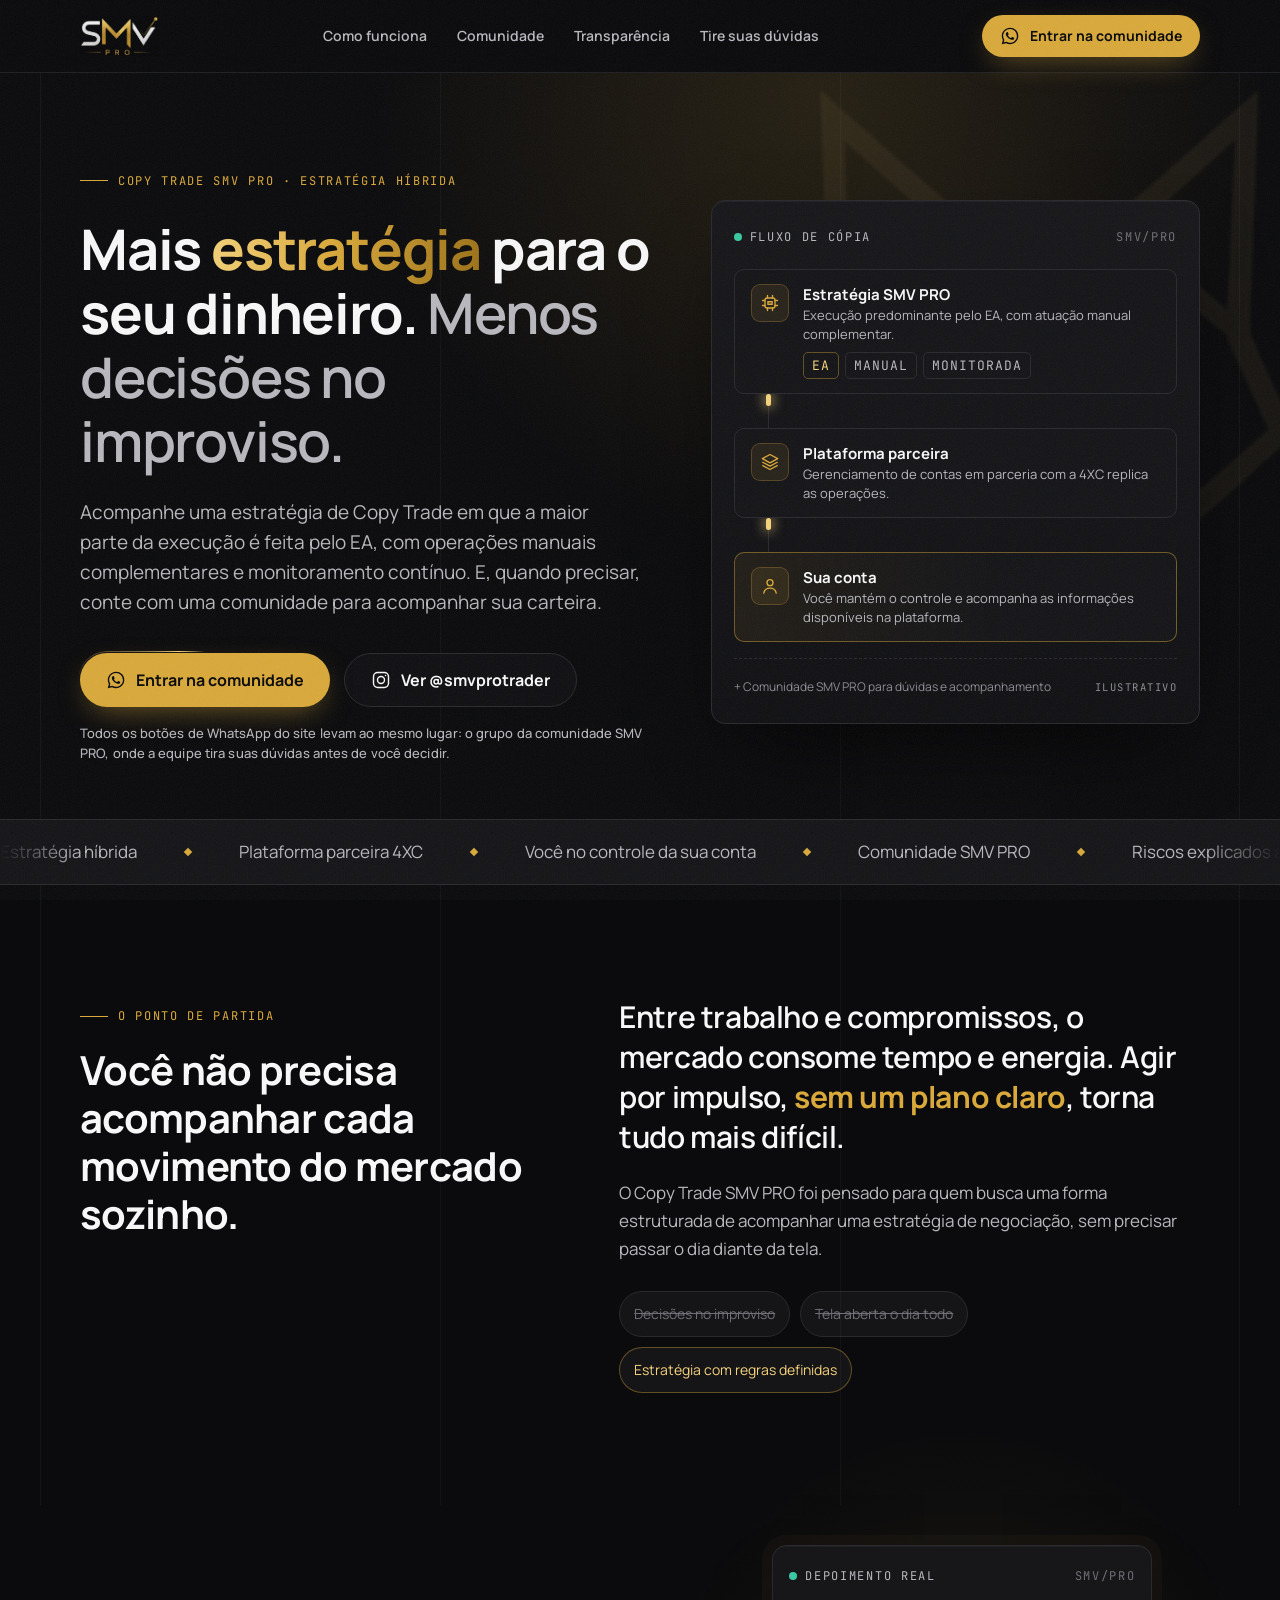
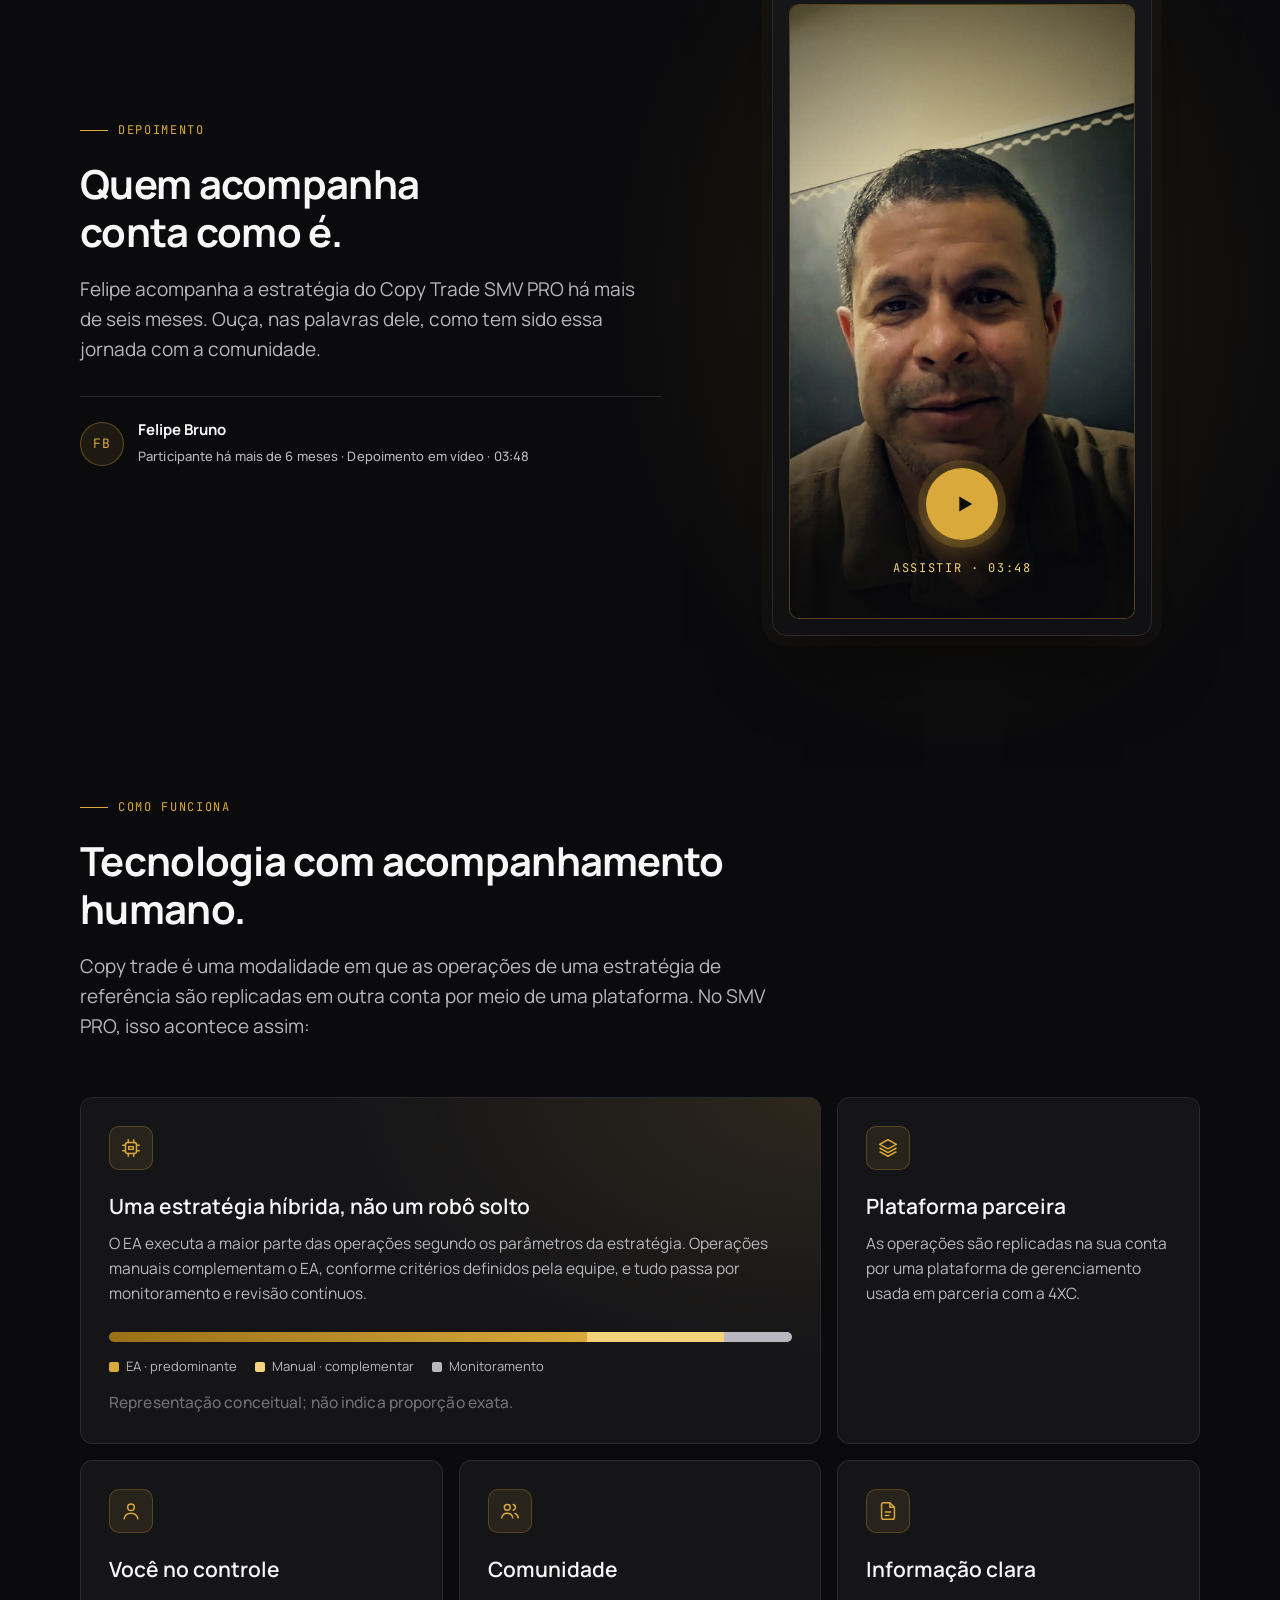
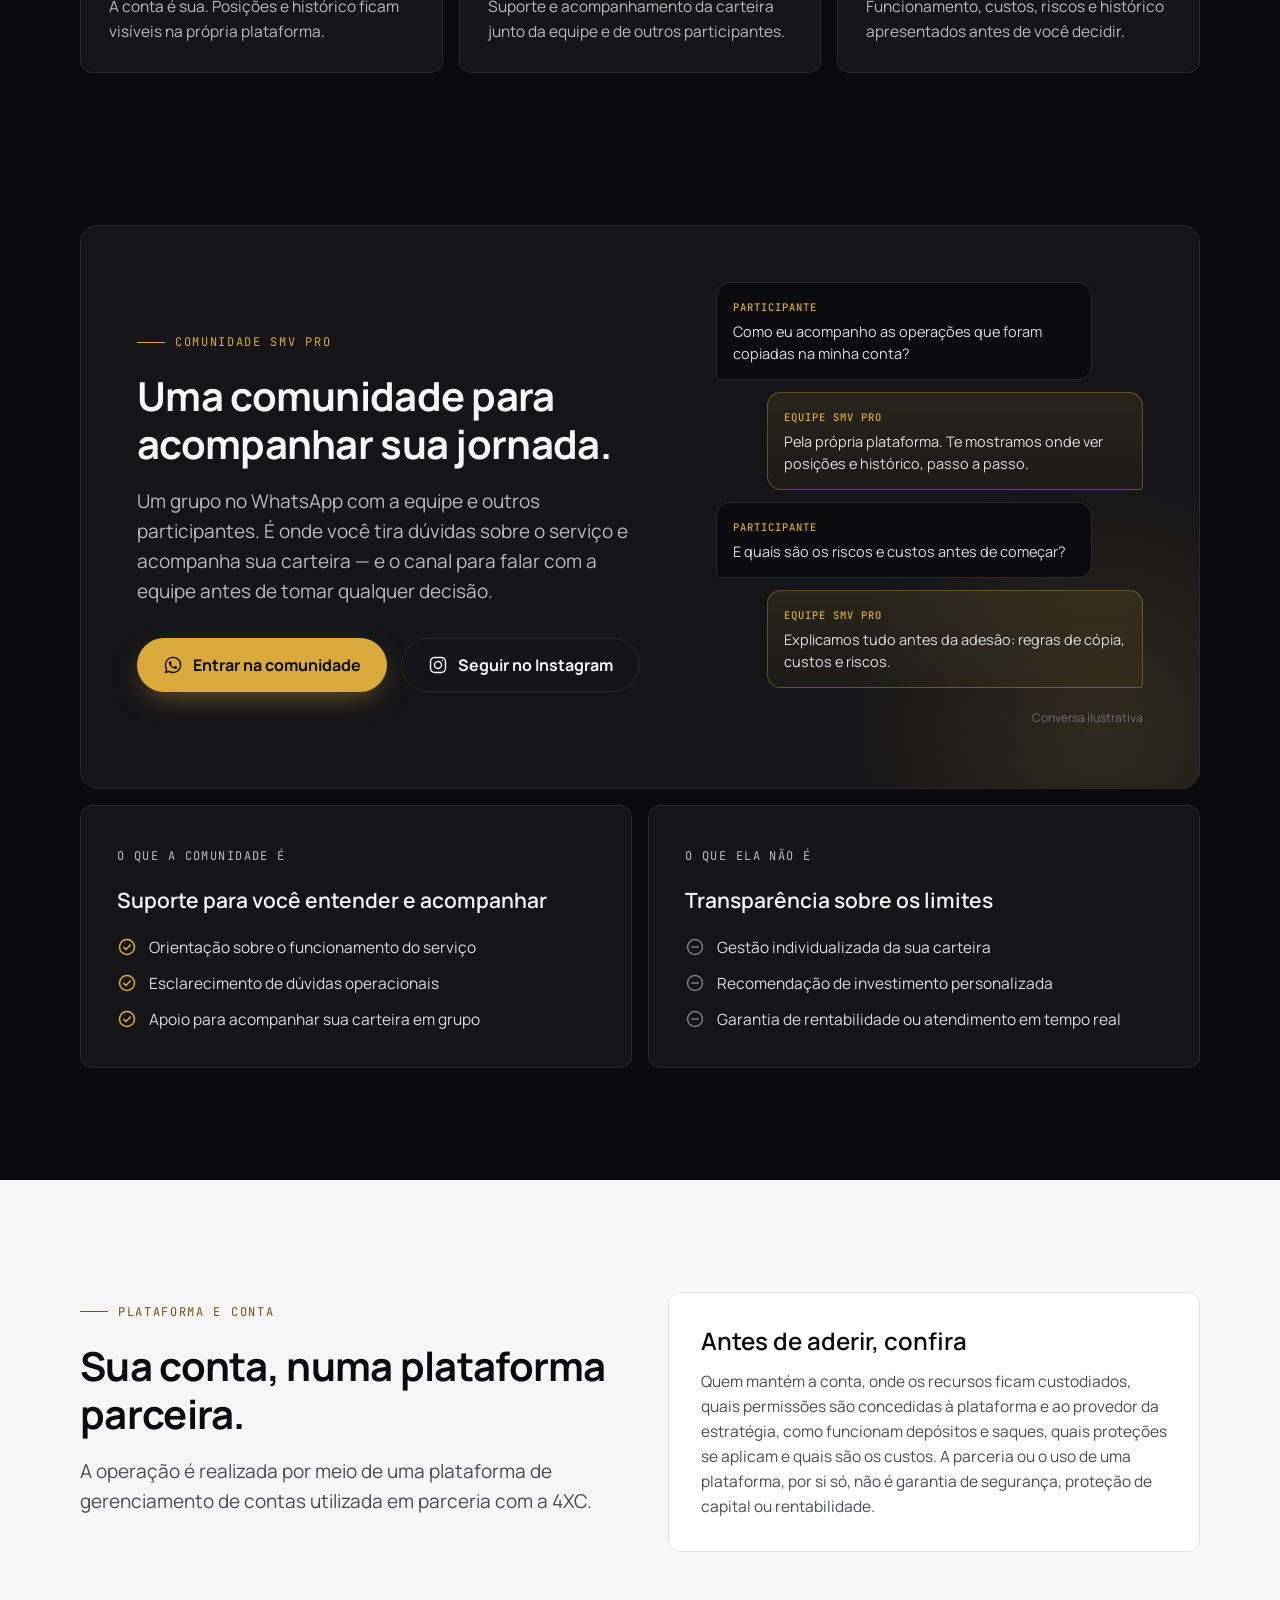
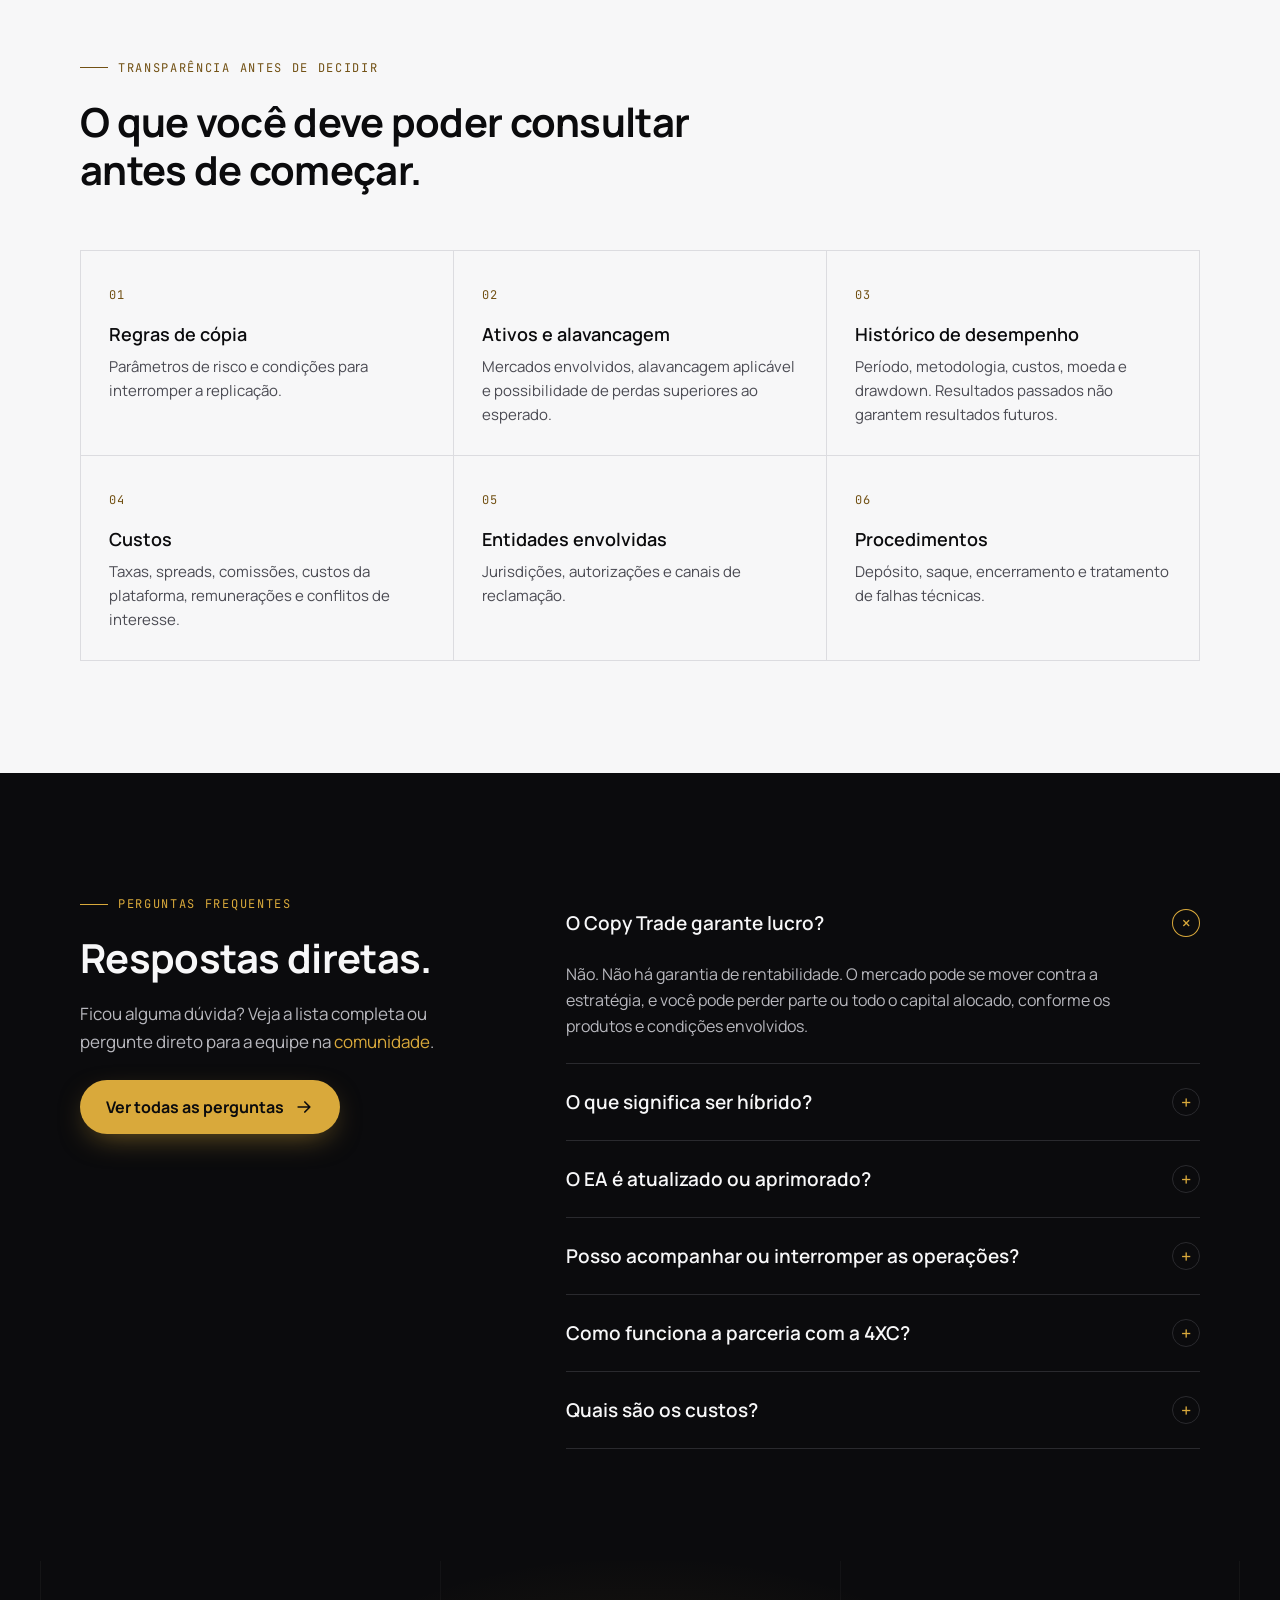
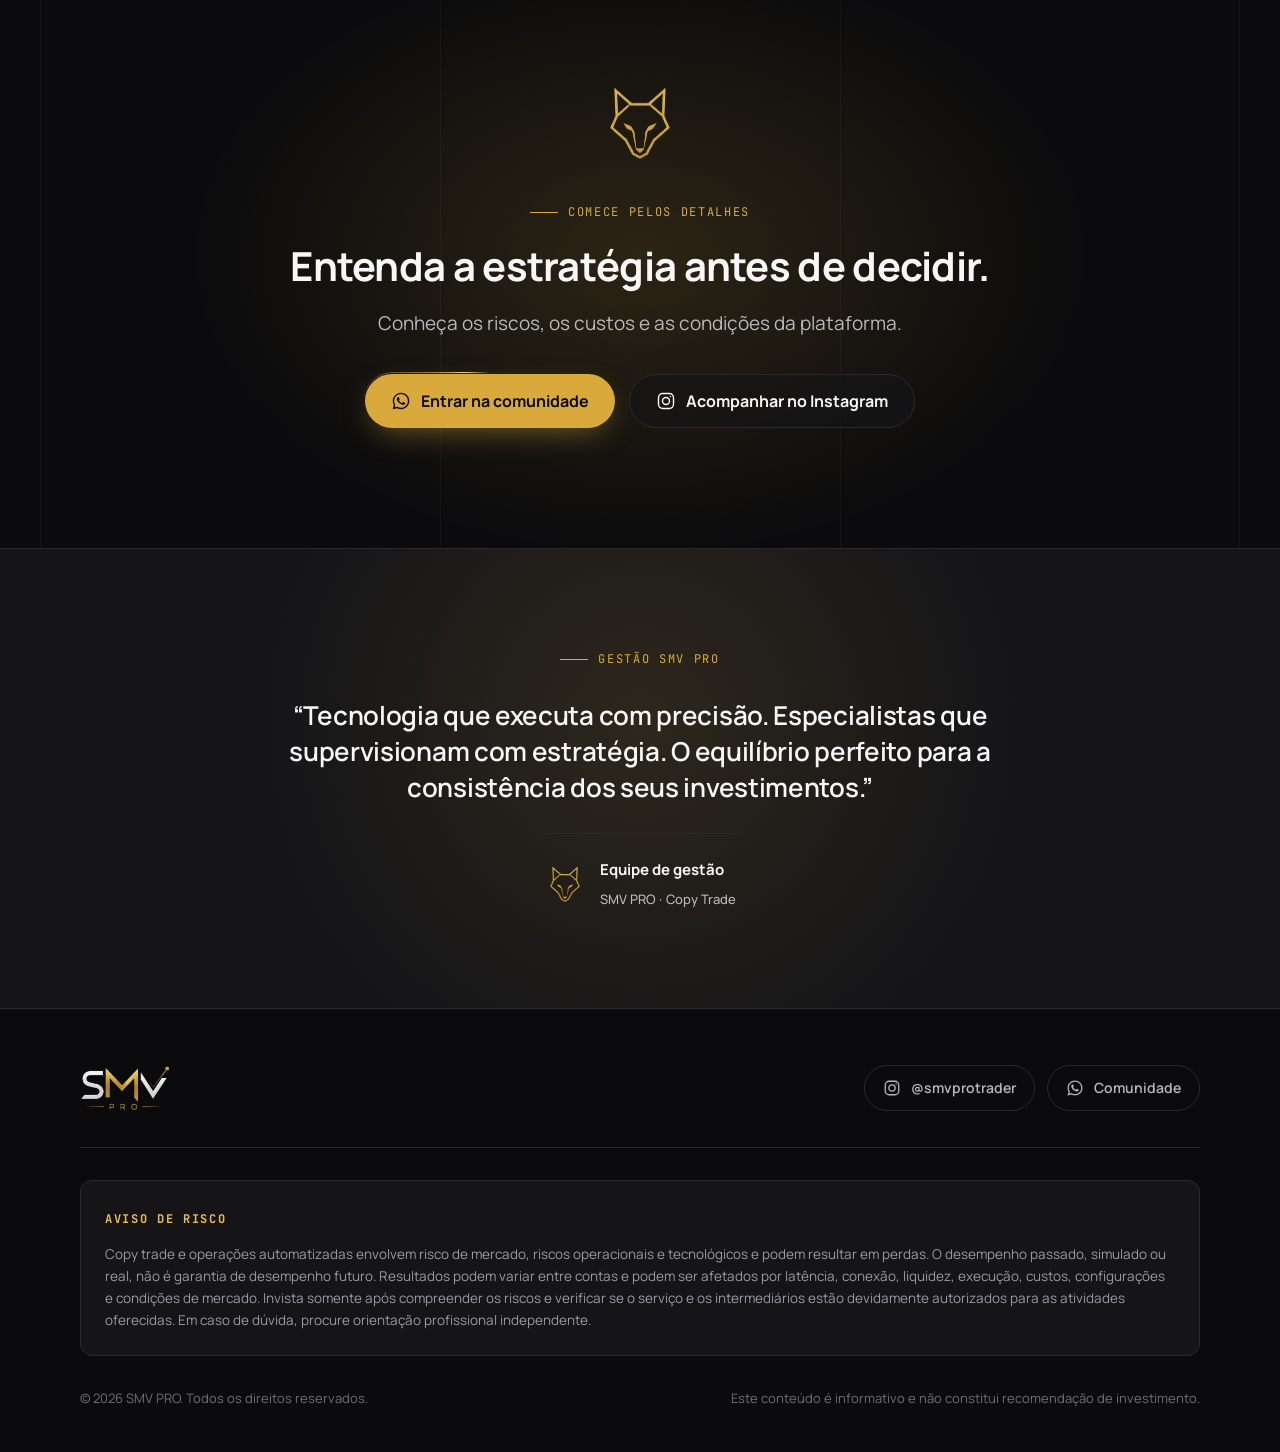
<file: index.html>
<!doctype html>
<html lang="pt-BR">
<head>
<meta charset="utf-8">
<meta name="viewport" content="width=device-width, initial-scale=1">
<!-- Google tag (gtag.js) -->
<script async src="https://www.googletagmanager.com/gtag/js?id=G-8S5M5E51H1"></script>
<script>
  window.dataLayer = window.dataLayer || [];
  function gtag(){dataLayer.push(arguments);}
  gtag('js', new Date());

  gtag('config', 'G-8S5M5E51H1');
</script>
<title>Copy Trade SMV PRO — Estratégia híbrida com comunidade</title>
<meta name="description" content="Copy Trade SMV PRO: estratégia híbrida com execução predominantemente automatizada pelo EA, operações manuais complementares, monitoramento contínuo e uma comunidade para acompanhar sua carteira.">
<meta name="theme-color" content="#0B0B0D">
<meta property="og:title" content="Copy Trade SMV PRO">
<meta property="og:description" content="Mais estratégia para o seu dinheiro. Menos decisões no improviso.">
<meta property="og:image" content="assets/logo-smv-pro.jpg">
<link rel="icon" href="favicon.ico" sizes="any">
<link rel="apple-touch-icon" href="assets/apple-touch-icon.png">
<link rel="stylesheet" href="css/styles.css">
<link rel="preconnect" href="https://fonts.googleapis.com">
<link rel="preconnect" href="https://fonts.gstatic.com" crossorigin>
<link href="https://fonts.googleapis.com/css2?family=Manrope:wght@400;500;600;700;800&family=JetBrains+Mono:wght@400;500&display=swap" rel="stylesheet">
<!--
  VIBE: "Cofre Noturno"
  Referência: a mesa de operações de um private bank às 23h — luz baixa, metal escovado, silêncio.
  Emoção: Confiança.  Colisão: arte geométrica da raposa (linha dourada) + terminal de mercado (tipografia mono).
  Nunca parecer: projeto cripto, promessa de dinheiro fácil, banco tradicional.
  Assinatura: pulsos dourados percorrendo o fluxo de cópia (Estratégia → Plataforma → Sua conta).
  Curinga: a raposa geométrica aparece em linha fina, como marca d'água que "observa" a página.
-->
</head>
<body>

<!-- SVG sprite -->
<svg width="0" height="0" style="position:absolute" aria-hidden="true">
  <symbol id="i-wa" viewBox="0 0 24 24"><path fill="currentColor" d="M12.04 2C6.58 2 2.13 6.45 2.13 11.91c0 1.75.46 3.45 1.32 4.95L2.05 22l5.25-1.38a9.9 9.9 0 0 0 4.74 1.21h.01c5.46 0 9.91-4.45 9.91-9.91 0-2.65-1.03-5.14-2.9-7.01A9.83 9.83 0 0 0 12.04 2Zm0 18.15h-.01a8.2 8.2 0 0 1-4.19-1.15l-.3-.18-3.11.82.83-3.04-.2-.31a8.2 8.2 0 0 1-1.26-4.38c0-4.54 3.7-8.23 8.24-8.23 2.2 0 4.27.86 5.82 2.42a8.18 8.18 0 0 1 2.41 5.82c0 4.54-3.7 8.23-8.23 8.23Zm4.52-6.16c-.25-.12-1.47-.72-1.69-.81-.23-.08-.39-.12-.56.12-.16.25-.64.81-.79.97-.14.17-.29.19-.54.06-.25-.12-1.05-.39-1.99-1.23-.74-.66-1.23-1.47-1.38-1.72-.14-.25-.02-.38.11-.5.11-.11.25-.29.37-.43.12-.15.17-.25.25-.41.08-.17.04-.31-.02-.43-.06-.13-.56-1.35-.76-1.84-.2-.48-.41-.42-.56-.43h-.48a.92.92 0 0 0-.67.31c-.23.25-.87.85-.87 2.07 0 1.22.89 2.4 1.01 2.56.12.17 1.75 2.67 4.24 3.74.59.26 1.05.41 1.41.52.59.19 1.13.16 1.56.1.48-.07 1.47-.6 1.67-1.18.21-.58.21-1.07.15-1.18-.06-.1-.23-.16-.48-.29Z"/></symbol>
  <symbol id="i-ig" viewBox="0 0 24 24"><g fill="none" stroke="currentColor" stroke-width="1.7"><rect x="3" y="3" width="18" height="18" rx="5"/><circle cx="12" cy="12" r="4.2"/><circle cx="17.4" cy="6.6" r=".9" fill="currentColor" stroke="none"/></g></symbol>
  <symbol id="i-arrow" viewBox="0 0 24 24"><path fill="none" stroke="currentColor" stroke-width="2" stroke-linecap="round" stroke-linejoin="round" d="M5 12h14M13 6l6 6-6 6"/></symbol>
  <symbol id="i-chip" viewBox="0 0 24 24"><g fill="none" stroke="currentColor" stroke-width="1.6" stroke-linecap="round"><rect x="6" y="6" width="12" height="12" rx="2.5"/><path d="M9.5 10.5h5v3h-5zM9 3v3M15 3v3M9 18v3M15 18v3M3 9h3M3 15h3M18 9h3M18 15h3"/></g></symbol>
  <symbol id="i-hand" viewBox="0 0 24 24"><g fill="none" stroke="currentColor" stroke-width="1.6" stroke-linecap="round" stroke-linejoin="round"><path d="M8 13V5.5a1.5 1.5 0 0 1 3 0V11M11 10.5V4.5a1.5 1.5 0 0 1 3 0v6M14 10.5V6a1.5 1.5 0 0 1 3 0v7.5c0 4-2.5 7-6.5 7-2.6 0-4-1.3-5.4-3.3L3.4 14.6a1.5 1.5 0 0 1 2.4-1.8L8 15"/></g></symbol>
  <symbol id="i-radar" viewBox="0 0 24 24"><g fill="none" stroke="currentColor" stroke-width="1.6" stroke-linecap="round"><circle cx="12" cy="12" r="9"/><circle cx="12" cy="12" r="5"/><path d="M12 12 18.4 5.6"/><circle cx="12" cy="12" r="1.2" fill="currentColor"/></g></symbol>
  <symbol id="i-users" viewBox="0 0 24 24"><g fill="none" stroke="currentColor" stroke-width="1.6" stroke-linecap="round"><circle cx="9" cy="8" r="3.2"/><path d="M3 19.5c.6-3.2 3-5 6-5s5.4 1.8 6 5"/><path d="M15.5 4.9a3.2 3.2 0 0 1 0 6.2M17.5 14.7c1.9.6 3.1 2.3 3.5 4.8"/></g></symbol>
  <symbol id="i-layers" viewBox="0 0 24 24"><g fill="none" stroke="currentColor" stroke-width="1.6" stroke-linejoin="round"><path d="M12 3 2.8 8 12 13l9.2-5L12 3Z"/><path d="m2.8 12 9.2 5 9.2-5M2.8 16l9.2 5 9.2-5"/></g></symbol>
  <symbol id="i-doc" viewBox="0 0 24 24"><g fill="none" stroke="currentColor" stroke-width="1.6" stroke-linecap="round" stroke-linejoin="round"><path d="M14 3H7a2 2 0 0 0-2 2v14a2 2 0 0 0 2 2h10a2 2 0 0 0 2-2V8l-5-5Z"/><path d="M14 3v5h5M9 13h6M9 17h4"/></g></symbol>
  <symbol id="i-user" viewBox="0 0 24 24"><g fill="none" stroke="currentColor" stroke-width="1.6" stroke-linecap="round"><circle cx="12" cy="8" r="3.6"/><path d="M4.5 20.5c.8-3.8 3.7-6 7.5-6s6.7 2.2 7.5 6"/></g></symbol>
  <symbol id="i-check" viewBox="0 0 24 24"><g fill="none" stroke="currentColor" stroke-width="1.8" stroke-linecap="round" stroke-linejoin="round"><circle cx="12" cy="12" r="9"/><path d="m8 12.3 2.7 2.7L16 9.6"/></g></symbol>
  <symbol id="i-minus" viewBox="0 0 24 24"><g fill="none" stroke="currentColor" stroke-width="1.8" stroke-linecap="round"><circle cx="12" cy="12" r="9"/><path d="M8 12h8"/></g></symbol>
  <symbol id="i-alert" viewBox="0 0 24 24"><g fill="none" stroke="currentColor" stroke-width="1.8" stroke-linecap="round"><path d="M12 3 2 20h20L12 3Z" stroke-linejoin="round"/><path d="M12 10v4.5M12 17.4v.1"/></g></symbol>
</svg>

<header class="nav" data-section="nav">
  <div class="wrap">
    <a class="brand" href="#topo" aria-label="SMV PRO — início"><img src="assets/logo-smv-pro.jpg" alt="SMV PRO" width="120" height="61"></a>
    <ul>
      <li><a href="#como-funciona">Como funciona</a></li>
      <li><a href="#comunidade">Comunidade</a></li>
      <li><a href="#transparencia">Transparência</a></li>
      <li><a href="faq">Tire suas dúvidas</a></li>
    </ul>
    <a class="btn btn-gold" href="https://chat.whatsapp.com/ECbBBKMobC15VnxsKSxElW?s=cl&amp;p=i&amp;mlu=4&amp;ilr=4" target="_blank" rel="noopener" aria-label="Entrar na comunidade no WhatsApp"><svg><use href="#i-wa"/></svg><span>Entrar na comunidade</span></a>
  </div>
</header>

<main id="topo">
<!-- HERO -->
<section class="hero" data-section="hero">
  <div class="gridlines"></div>
  <img class="fox-mark" src="assets/fox.png" alt="" aria-hidden="true">
  <div class="wrap hero-grid">
    <div>
      <span class="mono eyebrow rv">Copy Trade SMV PRO · Estratégia híbrida</span>
      <h1 class="rv d1" style="margin-top:22px">Mais <em>estratégia</em> para o seu dinheiro. <span class="dim">Menos decisões no improviso.</span></h1>
      <p class="lead rv d2">Acompanhe uma estratégia de Copy Trade em que a maior parte da execução é feita pelo EA, com operações manuais complementares e monitoramento contínuo. E, quando precisar, conte com uma comunidade para acompanhar sua carteira.</p>
      <div class="cta-row rv d3">
        <a class="btn btn-gold beam" href="https://chat.whatsapp.com/ECbBBKMobC15VnxsKSxElW?s=cl&amp;p=i&amp;mlu=4&amp;ilr=4" target="_blank" rel="noopener"><svg><use href="#i-wa"/></svg>Entrar na comunidade</a>
        <a class="btn btn-ghost" href="https://www.instagram.com/smvprotrader/" target="_blank" rel="noopener"><svg><use href="#i-ig"/></svg>Ver @smvprotrader</a>
      </div>
      <p class="small muted rv d3" style="margin-top:16px">Todos os botões de WhatsApp do site levam ao mesmo lugar: o grupo da comunidade SMV PRO, onde a equipe tira suas dúvidas antes de você decidir.</p>
    </div>

    <div class="terminal rv d2" aria-label="Como a cópia das operações acontece">
      <div class="term-head"><span class="mono"><span class="dot"></span>Fluxo de cópia</span><span class="mono" style="color:#6f6f76">SMV/PRO</span></div>
      <div class="flow">
        <div class="node">
          <div class="ic"><svg><use href="#i-chip"/></svg></div>
          <div><b>Estratégia SMV PRO</b><span>Execução predominante pelo EA, com atuação manual complementar.</span>
            <div class="tags"><span class="tag g">EA</span><span class="tag">Manual</span><span class="tag">Monitorada</span></div></div>
        </div>
        <div class="link"><i></i></div>
        <div class="node">
          <div class="ic"><svg><use href="#i-layers"/></svg></div>
          <div><b>Plataforma parceira</b><span>Gerenciamento de contas em parceria com a 4XC replica as operações.</span></div>
        </div>
        <div class="link"><i></i></div>
        <div class="node you">
          <div class="ic"><svg><use href="#i-user"/></svg></div>
          <div><b>Sua conta</b><span>Você mantém o controle e acompanha as informações disponíveis na plataforma.</span></div>
        </div>
      </div>
      <div class="term-foot"><span>+ Comunidade SMV PRO para dúvidas e acompanhamento</span><span class="mono" style="font-size:10.5px">Ilustrativo</span></div>
    </div>
  </div>
</section>

<div class="marquee" aria-hidden="true">
  <div class="track">
    <span>Estratégia híbrida</span><span>Plataforma parceira 4XC</span><span>Você no controle da sua conta</span><span>Comunidade SMV PRO</span><span>Riscos explicados antes de decidir</span>
    <span>Estratégia híbrida</span><span>Plataforma parceira 4XC</span><span>Você no controle da sua conta</span><span>Comunidade SMV PRO</span><span>Riscos explicados antes de decidir</span>
  </div>
</div>

<!-- PROBLEM -->
<section class="sec" data-section="problema">
  <div class="gridlines"></div>
  <div class="wrap problem">
    <div class="rv">
      <span class="mono eyebrow">O ponto de partida</span>
      <h2 style="margin-top:16px">Você não precisa acompanhar cada movimento do mercado sozinho.</h2>
    </div>
    <div class="rv d1">
      <p class="big">Entre trabalho e compromissos, o mercado consome tempo e energia. Agir por impulso, <span class="gold">sem um plano claro</span>, torna tudo mais difícil.</p>
      <p class="muted" style="margin-top:22px">O Copy Trade SMV PRO foi pensado para quem busca uma forma estruturada de acompanhar uma estratégia de negociação, sem precisar passar o dia diante da tela.</p>
      <div class="pill-list">
        <span class="pill"><s>Decisões no improviso</s></span>
        <span class="pill"><s>Tela aberta o dia todo</s></span>
        <span class="pill" style="color:var(--champagne);border-color:rgba(217,169,59,.4)">Estratégia com regras definidas</span>
      </div>
    </div>
  </div>
</section>

<!-- TESTIMONIAL -->
<section class="sec" id="depoimento" data-section="depoimento" style="padding-top:40px">
  <div class="wrap testimonial">
    <div class="rv">
      <span class="mono eyebrow">Depoimento</span>
      <h2 style="margin:16px 0 18px">Quem acompanha conta como é.</h2>
      <p class="lead">Felipe acompanha a estratégia do Copy Trade SMV PRO há mais de seis meses. Ouça, nas palavras dele, como tem sido essa jornada com a comunidade.</p>
      <div class="t-meta">
        <span class="t-avatar">FB</span>
        <div><b>Felipe Bruno</b><span class="small muted">Participante há mais de 6 meses · Depoimento em vídeo · 03:48</span></div>
      </div>
    </div>

    <figure class="t-video rv d1">
      <div class="term-head"><span class="mono"><span class="dot"></span>Depoimento real</span><span class="mono" style="color:#6f6f76">SMV/PRO</span></div>
      <div class="t-frame">
        <video id="t-vid" data-title="Depoimento Felipe Bruno" src="assets/video/depoimento-smv-pro.mp4" poster="assets/video/depoimento-poster.jpg" preload="none" playsinline></video>
        <button class="t-play" type="button" aria-label="Assistir ao depoimento de Felipe Bruno"><span><svg viewBox="0 0 24 24"><path fill="currentColor" d="M8 5.5v13l11-6.5-11-6.5Z"/></svg></span><em class="mono">Assistir · 03:48</em></button>
      </div>
    </figure>
  </div>
</section>

<!-- HOW IT WORKS -->
<section class="sec" id="como-funciona" data-section="como_funciona" style="padding-top:40px">
  <div class="wrap">
    <div class="sec-head rv">
      <span class="mono eyebrow">Como funciona</span>
      <h2>Tecnologia com acompanhamento humano.</h2>
      <p class="lead">Copy trade é uma modalidade em que as operações de uma estratégia de referência são replicadas em outra conta por meio de uma plataforma. No SMV PRO, isso acontece assim:</p>
    </div>
    <div class="bento">
      <article class="card c-a rv">
        <div class="ic"><svg><use href="#i-chip"/></svg></div>
        <h3>Uma estratégia híbrida, não um robô solto</h3>
        <p>O EA executa a maior parte das operações segundo os parâmetros da estratégia. Operações manuais complementam o EA, conforme critérios definidos pela equipe, e tudo passa por monitoramento e revisão contínuos.</p>
        <div class="split-bar" aria-hidden="true"><i class="ea"></i><i class="mn"></i><i class="mo"></i></div>
        <div class="legend"><span><b style="background:var(--gold)"></b>EA · predominante</span><span><b style="background:var(--champagne)"></b>Manual · complementar</span><span><b style="background:var(--steel)"></b>Monitoramento</span></div>
        <p class="small" style="color:#6f6f76;margin-top:10px">Representação conceitual; não indica proporção exata.</p>
      </article>
      <article class="card c-b rv d1">
        <div class="ic"><svg><use href="#i-layers"/></svg></div>
        <h3>Plataforma parceira</h3>
        <p>As operações são replicadas na sua conta por uma plataforma de gerenciamento usada em parceria com a 4XC.</p>
      </article>
      <article class="card c-c rv">
        <div class="ic"><svg><use href="#i-user"/></svg></div>
        <h3>Você no controle</h3>
        <p>A conta é sua. Posições e histórico ficam visíveis na própria plataforma.</p>
      </article>
      <article class="card c-d rv d1">
        <div class="ic"><svg><use href="#i-users"/></svg></div>
        <h3>Comunidade</h3>
        <p>Suporte e acompanhamento da carteira junto da equipe e de outros participantes.</p>
      </article>
      <article class="card c-e rv d2">
        <div class="ic"><svg><use href="#i-doc"/></svg></div>
        <h3>Informação clara</h3>
        <p>Funcionamento, custos, riscos e histórico apresentados antes de você decidir.</p>
      </article>
    </div>
  </div>
</section>

<!-- COMMUNITY -->
<section class="sec" id="comunidade" data-section="comunidade" style="padding-top:40px">
  <div class="wrap">
    <div class="community rv">
      <div style="position:relative">
        <span class="mono eyebrow">Comunidade SMV PRO</span>
        <h2 style="margin:16px 0 18px">Uma comunidade para acompanhar sua jornada.</h2>
        <p class="lead">Um grupo no WhatsApp com a equipe e outros participantes. É onde você tira dúvidas sobre o serviço e acompanha sua carteira — e o canal para falar com a equipe antes de tomar qualquer decisão.</p>
        <div class="cta-row" style="margin-top:32px">
          <a class="btn btn-gold" href="https://chat.whatsapp.com/ECbBBKMobC15VnxsKSxElW?s=cl&amp;p=i&amp;mlu=4&amp;ilr=4" target="_blank" rel="noopener"><svg><use href="#i-wa"/></svg>Entrar na comunidade</a>
          <a class="btn btn-ghost" href="https://www.instagram.com/smvprotrader/" target="_blank" rel="noopener"><svg><use href="#i-ig"/></svg>Seguir no Instagram</a>
        </div>
      </div>
      <div class="chat" aria-hidden="true">
        <div class="bubble"><small>Participante</small>Como eu acompanho as operações que foram copiadas na minha conta?</div>
        <div class="bubble r"><small>Equipe SMV PRO</small>Pela própria plataforma. Te mostramos onde ver posições e histórico, passo a passo.</div>
        <div class="bubble"><small>Participante</small>E quais são os riscos e custos antes de começar?</div>
        <div class="bubble r"><small>Equipe SMV PRO</small>Explicamos tudo antes da adesão: regras de cópia, custos e riscos.</div>
        <p class="chat-cap">Conversa ilustrativa</p>
      </div>
    </div>

    <div class="duo" style="margin-top:16px">
      <div class="card rv">
        <span class="label">O que a comunidade é</span>
        <h3>Suporte para você entender e acompanhar</h3>
        <ul class="check">
          <li><svg><use href="#i-check"/></svg>Orientação sobre o funcionamento do serviço</li>
          <li><svg><use href="#i-check"/></svg>Esclarecimento de dúvidas operacionais</li>
          <li><svg><use href="#i-check"/></svg>Apoio para acompanhar sua carteira em grupo</li>
        </ul>
      </div>
      <div class="card rv d1">
        <span class="label">O que ela não é</span>
        <h3>Transparência sobre os limites</h3>
        <ul class="check x">
          <li><svg><use href="#i-minus"/></svg>Gestão individualizada da sua carteira</li>
          <li><svg><use href="#i-minus"/></svg>Recomendação de investimento personalizada</li>
          <li><svg><use href="#i-minus"/></svg>Garantia de rentabilidade ou atendimento em tempo real</li>
        </ul>
      </div>
    </div>
  </div>
</section>

<!-- PLATFORM + TRANSPARENCY (light) -->
<section class="light sec" id="transparencia" data-section="transparencia">
  <div class="wrap">
    <div class="platform">
      <div class="rv">
        <span class="mono eyebrow">Plataforma e conta</span>
        <h2 style="margin:16px 0 18px">Sua conta, numa plataforma parceira.</h2>
        <p class="lead">A operação é realizada por meio de uma plataforma de gerenciamento de contas utilizada em parceria com a 4XC.</p>
      </div>
      <div class="box rv d1">
        <h3>Antes de aderir, confira</h3>
        <p>Quem mantém a conta, onde os recursos ficam custodiados, quais permissões são concedidas à plataforma e ao provedor da estratégia, como funcionam depósitos e saques, quais proteções se aplicam e quais são os custos. A parceria ou o uso de uma plataforma, por si só, não é garantia de segurança, proteção de capital ou rentabilidade.</p>
      </div>
    </div>

    <div class="sec-head rv">
      <span class="mono eyebrow">Transparência antes de decidir</span>
      <h2>O que você deve poder consultar antes de começar.</h2>
    </div>
    <div class="tgrid">
      <div class="titem rv"><span class="n">01</span><h3>Regras de cópia</h3><p>Parâmetros de risco e condições para interromper a replicação.</p></div>
      <div class="titem rv d1"><span class="n">02</span><h3>Ativos e alavancagem</h3><p>Mercados envolvidos, alavancagem aplicável e possibilidade de perdas superiores ao esperado.</p></div>
      <div class="titem rv d2"><span class="n">03</span><h3>Histórico de desempenho</h3><p>Período, metodologia, custos, moeda e drawdown. Resultados passados não garantem resultados futuros.</p></div>
      <div class="titem rv"><span class="n">04</span><h3>Custos</h3><p>Taxas, spreads, comissões, custos da plataforma, remunerações e conflitos de interesse.</p></div>
      <div class="titem rv d1"><span class="n">05</span><h3>Entidades envolvidas</h3><p>Jurisdições, autorizações e canais de reclamação.</p></div>
      <div class="titem rv d2"><span class="n">06</span><h3>Procedimentos</h3><p>Depósito, saque, encerramento e tratamento de falhas técnicas.</p></div>
    </div>
  </div>
</section>

<!-- FAQ -->
<section class="sec" id="faq" data-section="faq_resumo">
  <div class="wrap faq-grid">
    <div class="rv">
      <span class="mono eyebrow">Perguntas frequentes</span>
      <h2 style="margin:16px 0 18px">Respostas diretas.</h2>
      <p class="muted">Ficou alguma dúvida? Veja a lista completa ou pergunte direto para a equipe na <a href="#comunidade" class="gold">comunidade</a>.</p>
      <div class="cta-row" style="margin-top:24px">
        <a class="btn btn-gold" href="faq">Ver todas as perguntas<svg><use href="#i-arrow"/></svg></a>
      </div>
    </div>
    <div class="rv d1">
      <details open><summary>O Copy Trade garante lucro?<span class="pm"></span></summary><p>Não. Não há garantia de rentabilidade. O mercado pode se mover contra a estratégia, e você pode perder parte ou todo o capital alocado, conforme os produtos e condições envolvidos.</p></details>
      <details><summary>O que significa ser híbrido?<span class="pm"></span></summary><p>Significa que a maior parte das operações é executada pelo EA e que operações manuais atuam de forma complementar, segundo critérios definidos pela equipe. Os detalhes de proporção, critérios de intervenção e contingência são apresentados pela equipe SMV PRO.</p></details>
      <details><summary>O EA é atualizado ou aprimorado?<span class="pm"></span></summary><p>A estratégia é monitorada e pode ser revisada. Mudanças não garantem melhor desempenho.</p></details>
      <details><summary>Posso acompanhar ou interromper as operações?<span class="pm"></span></summary><p>Isso depende dos recursos e regras da plataforma. A equipe mostra na comunidade como consultar posições, pausar a cópia, encerrar operações e sacar recursos, além de eventuais prazos e limitações.</p></details>
      <details><summary>Como funciona a parceria com a 4XC?<span class="pm"></span></summary><p>A operação é feita por meio de uma plataforma de gerenciamento de contas utilizada em parceria com a 4XC. Consulte os termos oficiais da plataforma e da corretora antes de aderir, e fale com a equipe para entender o papel de cada entidade.</p></details>
      <details><summary>Quais são os custos?<span class="pm"></span></summary><p>Todos os custos aplicáveis (remuneração do serviço, spread, comissão, swap, conversão cambial e custos da plataforma, se houver) são apresentados pela equipe antes da adesão. Peça os detalhes na comunidade.</p></details>
    </div>
  </div>
</section>

<!-- FINAL CTA -->
<section class="final" data-section="cta_final">
  <div class="gridlines"></div>
  <div class="wrap">
    <img class="fox rv" src="assets/fox.png" width="84" height="84" alt="" aria-hidden="true">
    <span class="mono eyebrow rv" style="position:relative">Comece pelos detalhes</span>
    <h2 class="rv d1" style="margin-top:16px">Entenda a estratégia antes de decidir.</h2>
    <p class="lead rv d2">Conheça os riscos, os custos e as condições da plataforma.</p>
    <div class="cta-row rv d3">
      <a class="btn btn-gold beam" href="https://chat.whatsapp.com/ECbBBKMobC15VnxsKSxElW?s=cl&amp;p=i&amp;mlu=4&amp;ilr=4" target="_blank" rel="noopener"><svg><use href="#i-wa"/></svg>Entrar na comunidade</a>
      <a class="btn btn-ghost" href="https://www.instagram.com/smvprotrader/" target="_blank" rel="noopener"><svg><use href="#i-ig"/></svg>Acompanhar no Instagram</a>
    </div>
  </div>
</section>
</main>

<!-- MANAGEMENT BAND -->
<section class="mgmt" data-section="gestao" aria-label="Gestão SMV PRO">
  <div class="wrap">
    <span class="mono eyebrow rv">Gestão SMV PRO</span>
    <blockquote class="rv d2">“Tecnologia que executa com precisão. Especialistas que supervisionam com estratégia. O equilíbrio perfeito para a consistência dos seus investimentos.”</blockquote>
    <div class="sig rv d3">
      <img src="assets/fox.png" alt="" aria-hidden="true">
      <div><b style="display:block;font-size:15px">Equipe de gestão</b><span class="small muted">SMV PRO · Copy Trade</span></div>
    </div>
  </div>
</section>

<footer data-section="rodape">
  <div class="wrap">
    <div class="f-top">
      <a class="brand" href="#topo"><img src="assets/logo-smv-pro.jpg" alt="SMV PRO" width="90" height="46"></a>
      <div class="socials">
        <a href="https://www.instagram.com/smvprotrader/" target="_blank" rel="noopener"><svg><use href="#i-ig"/></svg>@smvprotrader</a>
        <a href="https://chat.whatsapp.com/ECbBBKMobC15VnxsKSxElW?s=cl&amp;p=i&amp;mlu=4&amp;ilr=4" target="_blank" rel="noopener"><svg><use href="#i-wa"/></svg>Comunidade</a>
      </div>
    </div>
    <div class="risk">
      <h4>Aviso de risco</h4>
      <p>Copy trade e operações automatizadas envolvem risco de mercado, riscos operacionais e tecnológicos e podem resultar em perdas. O desempenho passado, simulado ou real, não é garantia de desempenho futuro. Resultados podem variar entre contas e podem ser afetados por latência, conexão, liquidez, execução, custos, configurações e condições de mercado. Invista somente após compreender os riscos e verificar se o serviço e os intermediários estão devidamente autorizados para as atividades oferecidas. Em caso de dúvida, procure orientação profissional independente.</p>
    </div>
    <div class="f-bot"><span>© <span id="y">2026</span> SMV PRO. Todos os direitos reservados.</span><span>Este conteúdo é informativo e não constitui recomendação de investimento.</span></div>
  </div>
</footer>

<a class="float-wa" data-section="botao_flutuante" href="https://chat.whatsapp.com/ECbBBKMobC15VnxsKSxElW?s=cl&amp;p=i&amp;mlu=4&amp;ilr=4" target="_blank" rel="noopener" aria-label="Entrar na comunidade no WhatsApp"><svg><use href="#i-wa"/></svg></a>

<script src="js/app.js" defer></script>
<script src="js/analytics.js" defer></script>
</body>
</html>
</file>
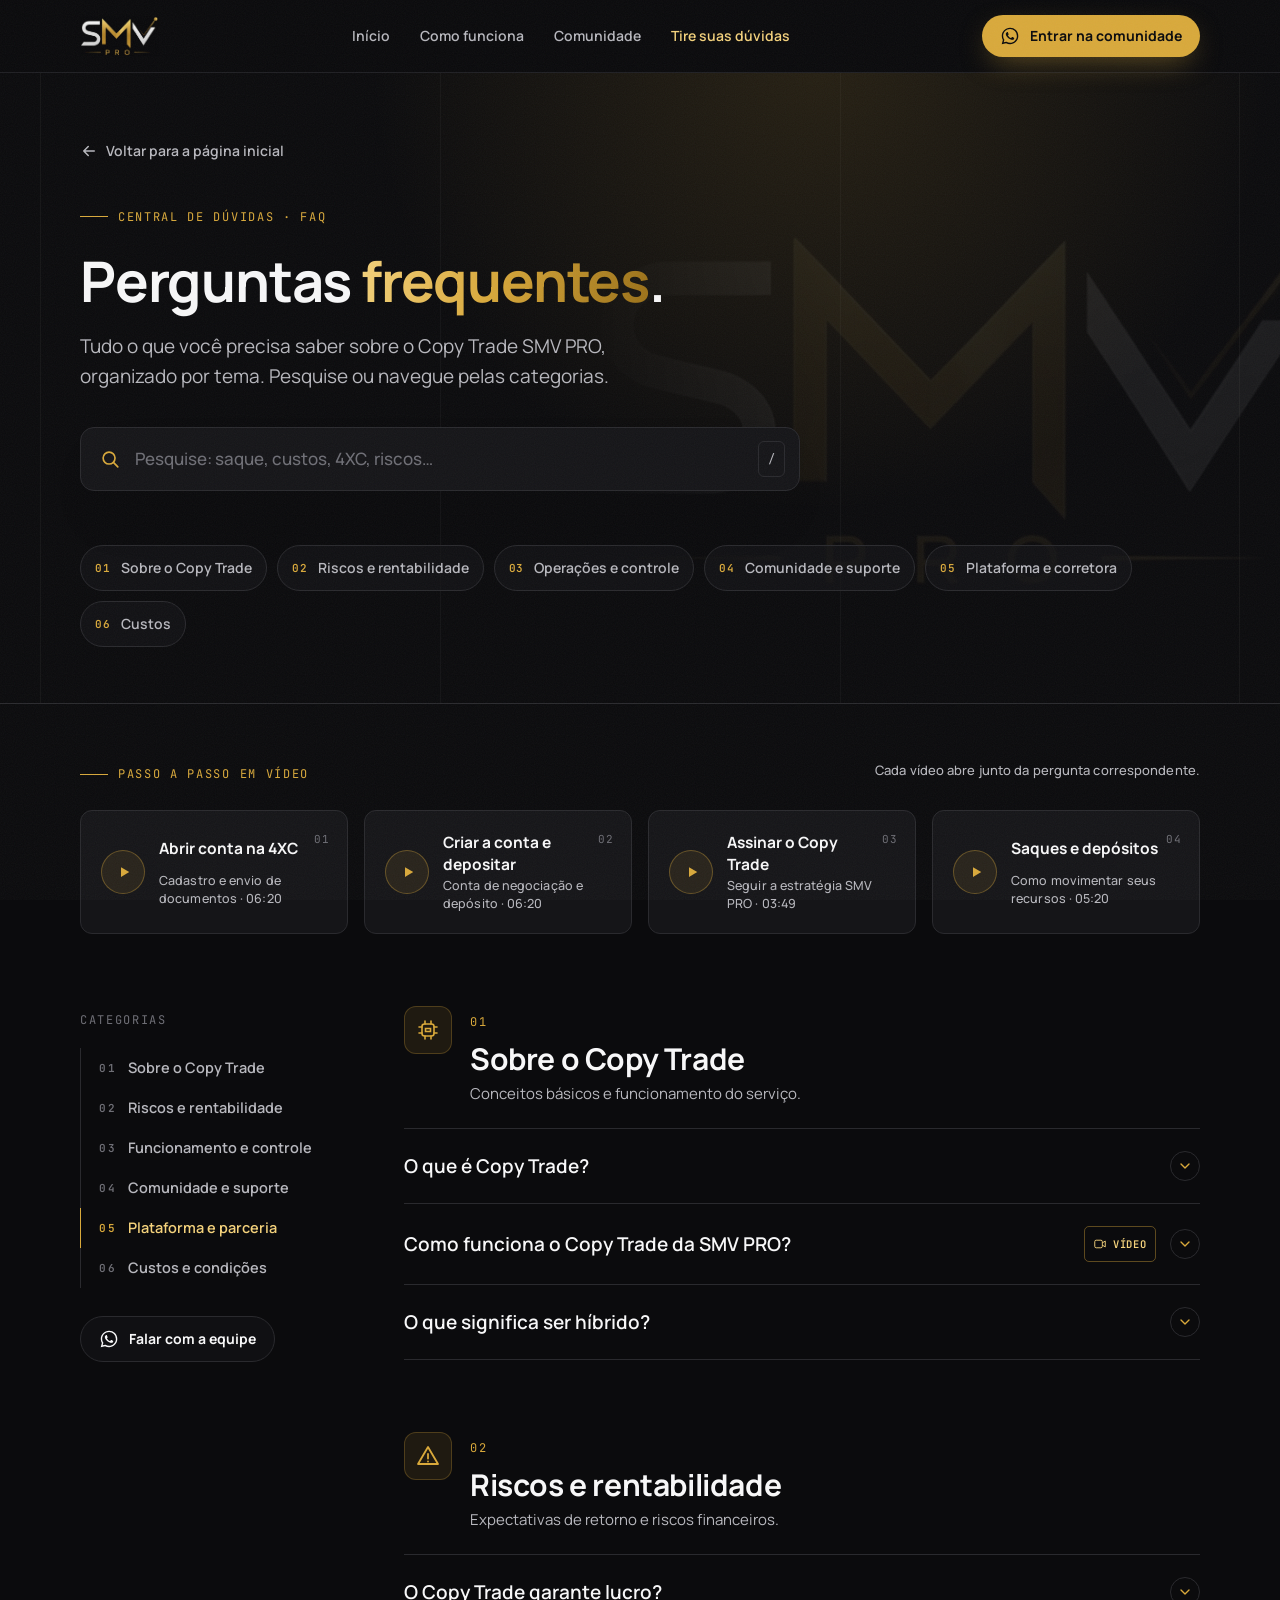
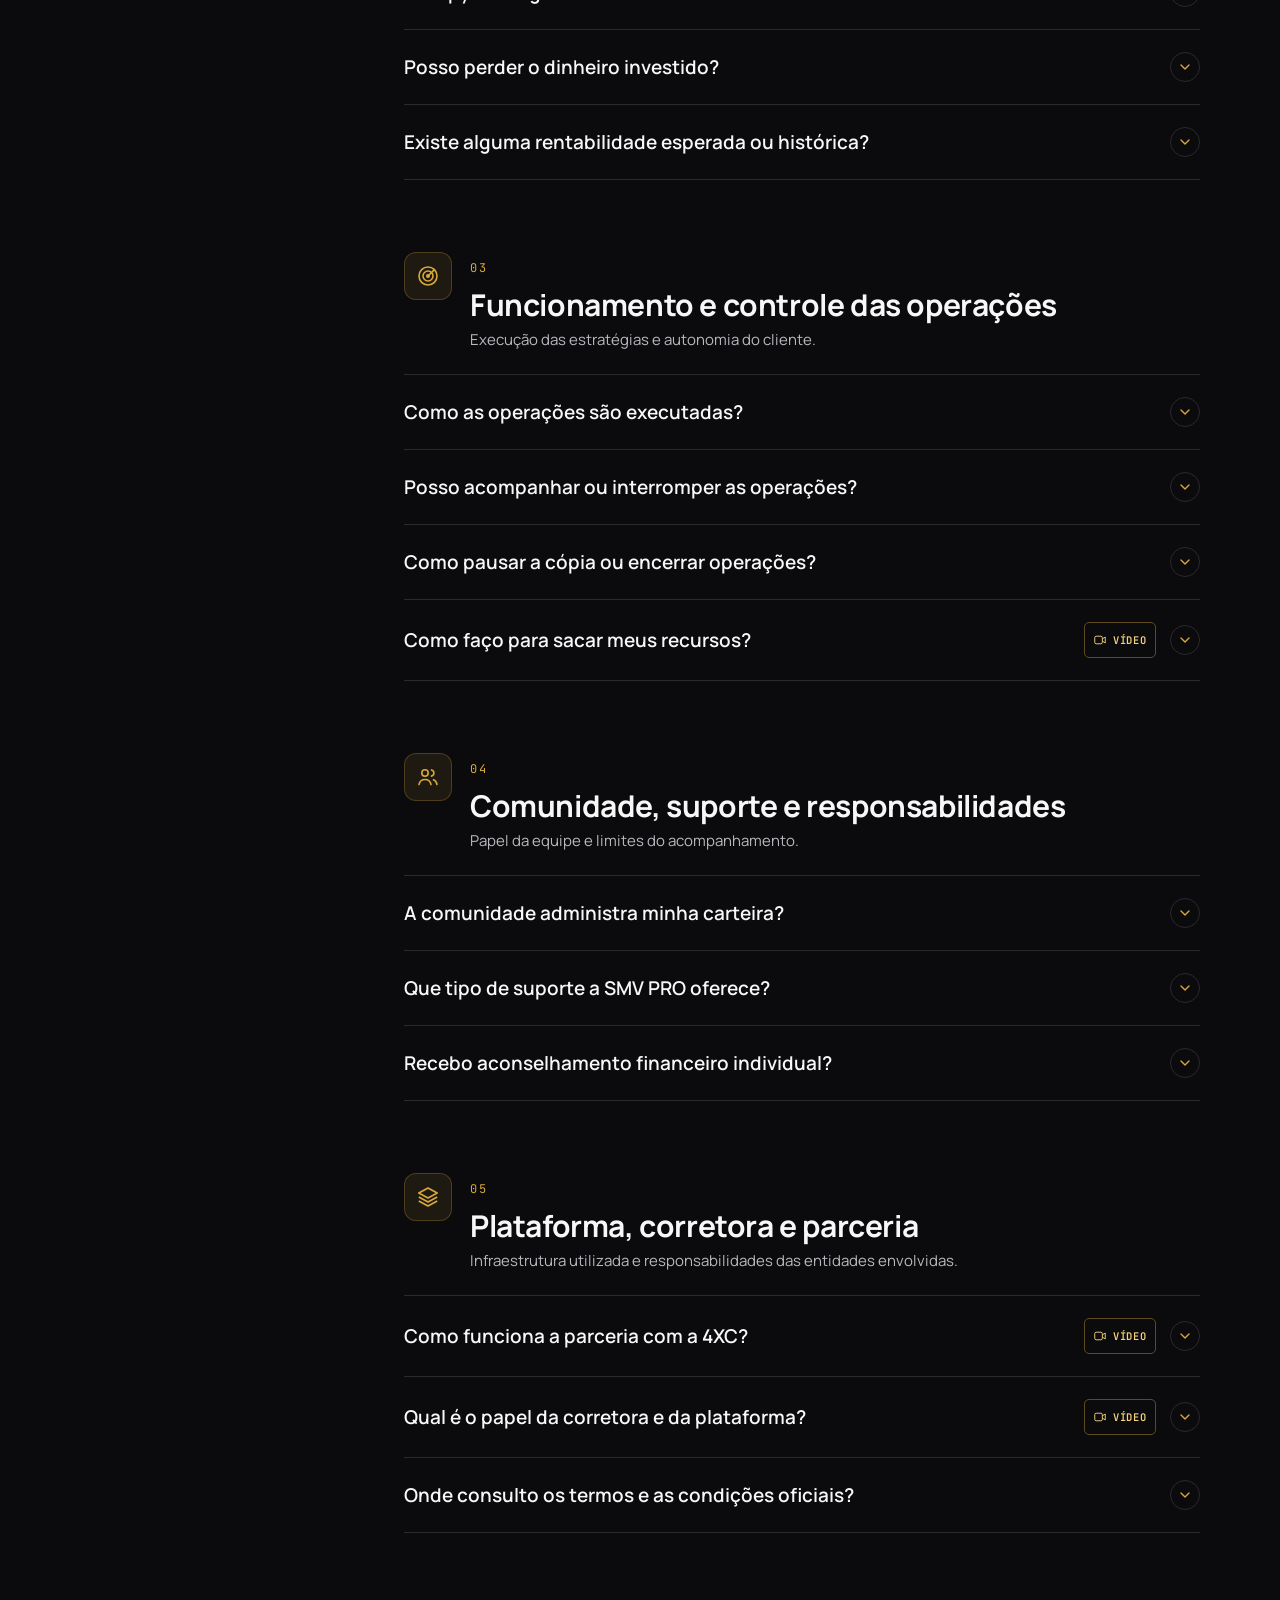
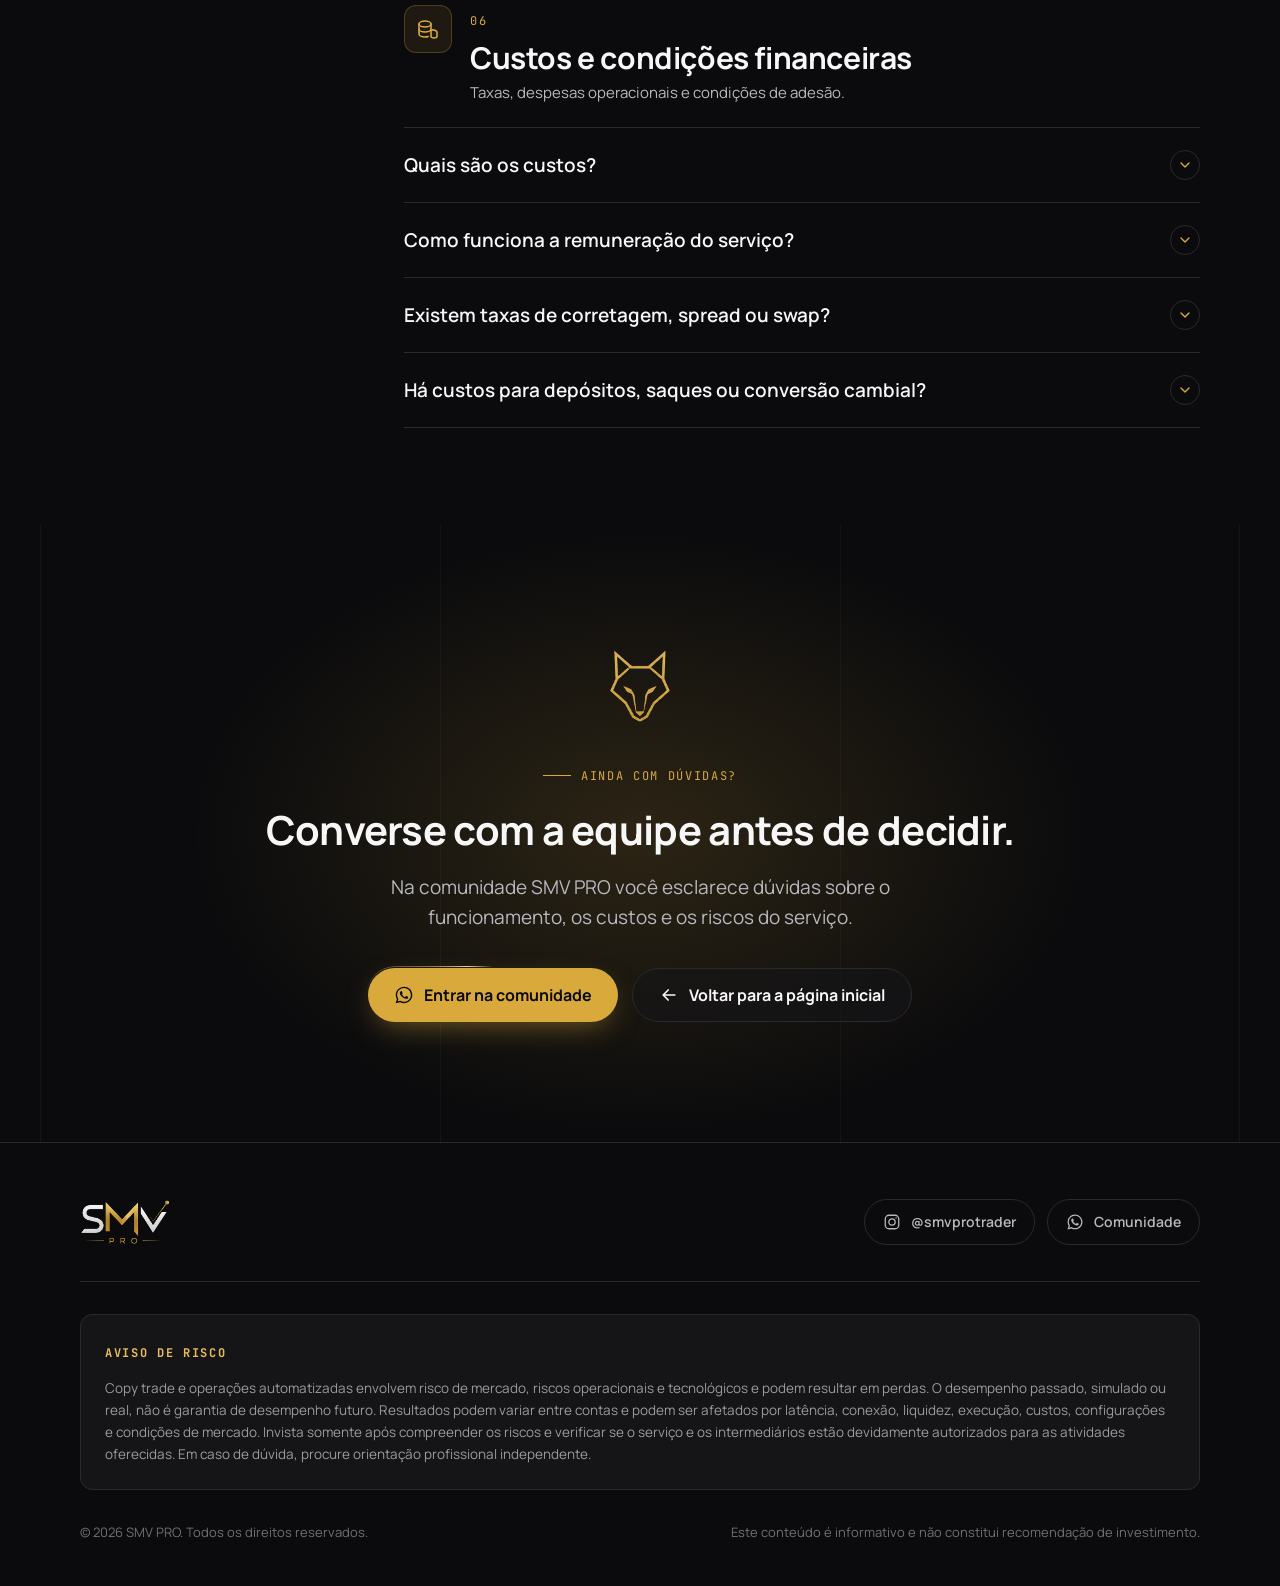
<file: faq.html>
<!doctype html>
<html lang="pt-BR">
<head>
<meta charset="utf-8">
<meta name="viewport" content="width=device-width, initial-scale=1">
<!-- Google tag (gtag.js) -->
<script async src="https://www.googletagmanager.com/gtag/js?id=G-8S5M5E51H1"></script>
<script>
  window.dataLayer = window.dataLayer || [];
  function gtag(){dataLayer.push(arguments);}
  gtag('js', new Date());

  gtag('config', 'G-8S5M5E51H1');
</script>
<title>FAQ — Copy Trade SMV PRO</title>
<meta name="description" content="Perguntas frequentes sobre o Copy Trade SMV PRO: funcionamento, riscos, controle das operações, comunidade, plataforma 4XC e custos. Com vídeos passo a passo.">
<meta name="theme-color" content="#0B0B0D">
<meta property="og:title" content="FAQ — Copy Trade SMV PRO">
<meta property="og:description" content="Tire suas dúvidas sobre o Copy Trade SMV PRO antes de decidir.">
<meta property="og:image" content="assets/logo-smv-pro.jpg">
<link rel="icon" href="favicon.ico" sizes="any">
<link rel="apple-touch-icon" href="assets/apple-touch-icon.png">
<link rel="stylesheet" href="css/styles.css">
<link rel="stylesheet" href="css/faq/styles.css">
<link rel="preconnect" href="https://fonts.googleapis.com">
<link rel="preconnect" href="https://fonts.gstatic.com" crossorigin>
<link href="https://fonts.googleapis.com/css2?family=Manrope:wght@400;500;600;700;800&family=JetBrains+Mono:wght@400;500&display=swap" rel="stylesheet">
</head>
<body class="faq-page">

<!-- SVG sprite -->
<svg width="0" height="0" style="position:absolute" aria-hidden="true">
  <symbol id="i-wa" viewBox="0 0 24 24"><path fill="currentColor" d="M12.04 2C6.58 2 2.13 6.45 2.13 11.91c0 1.75.46 3.45 1.32 4.95L2.05 22l5.25-1.38a9.9 9.9 0 0 0 4.74 1.21h.01c5.46 0 9.91-4.45 9.91-9.91 0-2.65-1.03-5.14-2.9-7.01A9.83 9.83 0 0 0 12.04 2Zm0 18.15h-.01a8.2 8.2 0 0 1-4.19-1.15l-.3-.18-3.11.82.83-3.04-.2-.31a8.2 8.2 0 0 1-1.26-4.38c0-4.54 3.7-8.23 8.24-8.23 2.2 0 4.27.86 5.82 2.42a8.18 8.18 0 0 1 2.41 5.82c0 4.54-3.7 8.23-8.23 8.23Zm4.52-6.16c-.25-.12-1.47-.72-1.69-.81-.23-.08-.39-.12-.56.12-.16.25-.64.81-.79.97-.14.17-.29.19-.54.06-.25-.12-1.05-.39-1.99-1.23-.74-.66-1.23-1.47-1.38-1.72-.14-.25-.02-.38.11-.5.11-.11.25-.29.37-.43.12-.15.17-.25.25-.41.08-.17.04-.31-.02-.43-.06-.13-.56-1.35-.76-1.84-.2-.48-.41-.42-.56-.43h-.48a.92.92 0 0 0-.67.31c-.23.25-.87.85-.87 2.07 0 1.22.89 2.4 1.01 2.56.12.17 1.75 2.67 4.24 3.74.59.26 1.05.41 1.41.52.59.19 1.13.16 1.56.1.48-.07 1.47-.6 1.67-1.18.21-.58.21-1.07.15-1.18-.06-.1-.23-.16-.48-.29Z"/></symbol>
  <symbol id="i-ig" viewBox="0 0 24 24"><g fill="none" stroke="currentColor" stroke-width="1.7"><rect x="3" y="3" width="18" height="18" rx="5"/><circle cx="12" cy="12" r="4.2"/><circle cx="17.4" cy="6.6" r=".9" fill="currentColor" stroke="none"/></g></symbol>
  <symbol id="i-arrow" viewBox="0 0 24 24"><path fill="none" stroke="currentColor" stroke-width="2" stroke-linecap="round" stroke-linejoin="round" d="M5 12h14M13 6l6 6-6 6"/></symbol>
  <symbol id="i-back" viewBox="0 0 24 24"><path fill="none" stroke="currentColor" stroke-width="2" stroke-linecap="round" stroke-linejoin="round" d="M19 12H5M11 6l-6 6 6 6"/></symbol>
  <symbol id="i-search" viewBox="0 0 24 24"><g fill="none" stroke="currentColor" stroke-width="1.8" stroke-linecap="round"><circle cx="11" cy="11" r="6.5"/><path d="m16 16 4.5 4.5"/></g></symbol>
  <symbol id="i-x" viewBox="0 0 24 24"><path fill="none" stroke="currentColor" stroke-width="2" stroke-linecap="round" d="M6 6l12 12M18 6 6 18"/></symbol>
  <symbol id="i-chev" viewBox="0 0 24 24"><path fill="none" stroke="currentColor" stroke-width="2" stroke-linecap="round" stroke-linejoin="round" d="m6 9 6 6 6-6"/></symbol>
  <symbol id="i-play" viewBox="0 0 24 24"><path fill="currentColor" d="M8 5.5v13l11-6.5-11-6.5Z"/></symbol>
  <symbol id="i-chip" viewBox="0 0 24 24"><g fill="none" stroke="currentColor" stroke-width="1.6" stroke-linecap="round"><rect x="6" y="6" width="12" height="12" rx="2.5"/><path d="M9.5 10.5h5v3h-5zM9 3v3M15 3v3M9 18v3M15 18v3M3 9h3M3 15h3M18 9h3M18 15h3"/></g></symbol>
  <symbol id="i-alert" viewBox="0 0 24 24"><g fill="none" stroke="currentColor" stroke-width="1.8" stroke-linecap="round"><path d="M12 3 2 20h20L12 3Z" stroke-linejoin="round"/><path d="M12 10v4.5M12 17.4v.1"/></g></symbol>
  <symbol id="i-radar" viewBox="0 0 24 24"><g fill="none" stroke="currentColor" stroke-width="1.6" stroke-linecap="round"><circle cx="12" cy="12" r="9"/><circle cx="12" cy="12" r="5"/><path d="M12 12 18.4 5.6"/><circle cx="12" cy="12" r="1.2" fill="currentColor"/></g></symbol>
  <symbol id="i-users" viewBox="0 0 24 24"><g fill="none" stroke="currentColor" stroke-width="1.6" stroke-linecap="round"><circle cx="9" cy="8" r="3.2"/><path d="M3 19.5c.6-3.2 3-5 6-5s5.4 1.8 6 5"/><path d="M15.5 4.9a3.2 3.2 0 0 1 0 6.2M17.5 14.7c1.9.6 3.1 2.3 3.5 4.8"/></g></symbol>
  <symbol id="i-layers" viewBox="0 0 24 24"><g fill="none" stroke="currentColor" stroke-width="1.6" stroke-linejoin="round"><path d="M12 3 2.8 8 12 13l9.2-5L12 3Z"/><path d="m2.8 12 9.2 5 9.2-5M2.8 16l9.2 5 9.2-5"/></g></symbol>
  <symbol id="i-coins" viewBox="0 0 24 24"><g fill="none" stroke="currentColor" stroke-width="1.6" stroke-linecap="round"><ellipse cx="9" cy="7" rx="6" ry="3"/><path d="M3 7v5c0 1.7 2.7 3 6 3s6-1.3 6-3V7"/><path d="M3 12v5c0 1.7 2.7 3 6 3 1.2 0 2.300-.2 3.200-.5"/><path d="M15 13.2c.9-.3 2-.4 3-.2 1.900.4 3 1.400 3 2.500V19c0 1.100-1.300 2-3 2s-3-.9-3-2v-5.800"/></g></symbol>
  <symbol id="i-video" viewBox="0 0 24 24"><g fill="none" stroke="currentColor" stroke-width="1.6" stroke-linejoin="round"><rect x="3" y="5.5" width="13" height="13" rx="2.5"/><path d="m16 10 5-3v10l-5-3"/></g></symbol>
</svg>

<header class="nav" data-section="nav">
  <div class="wrap">
    <a class="brand" href="./" aria-label="SMV PRO — voltar para a página inicial"><img src="assets/logo-smv-pro.jpg" alt="SMV PRO" width="120" height="61"></a>
    <ul>
      <li><a href="./">Início</a></li>
      <li><a href="./#como-funciona">Como funciona</a></li>
      <li><a href="./#comunidade">Comunidade</a></li>
      <li><a href="faq" aria-current="page">Tire suas dúvidas</a></li>
    </ul>
    <a class="btn btn-gold" href="https://chat.whatsapp.com/ECbBBKMobC15VnxsKSxElW?s=cl&amp;p=i&amp;mlu=4&amp;ilr=4" target="_blank" rel="noopener" aria-label="Entrar na comunidade no WhatsApp"><svg><use href="#i-wa"/></svg><span>Entrar na comunidade</span></a>
  </div>
</header>

<main id="topo">
<!-- HERO + SEARCH -->
<section class="fq-hero" data-section="faq_hero">
  <div class="gridlines"></div>
  <img class="fq-logo-bg" src="assets/logo-smv-pro.jpg" alt="" aria-hidden="true">
  <div class="wrap">
    <a class="fq-back rv" href="./"><svg><use href="#i-back"/></svg>Voltar para a página inicial</a>
    <span class="mono eyebrow rv d1">Central de dúvidas · FAQ</span>
    <h1 class="rv d1">Perguntas <em>frequentes</em>.</h1>
    <p class="lead rv d2">Tudo o que você precisa saber sobre o Copy Trade SMV PRO, organizado por tema. Pesquise ou navegue pelas categorias.</p>

    <form class="fq-search rv d3" role="search">
      <label for="fq-q" class="sr-only">Pesquisar nas perguntas e respostas</label>
      <svg class="ic"><use href="#i-search"/></svg>
      <input id="fq-q" type="search" placeholder="Pesquise: saque, custos, 4XC, riscos…" autocomplete="off" spellcheck="false">
      <kbd class="mono" aria-hidden="true">/</kbd>
      <button type="button" class="fq-clear" aria-label="Limpar pesquisa"><svg><use href="#i-x"/></svg></button>
    </form>
    <p class="fq-status small" id="fq-status" aria-live="polite"></p>

    <nav class="fq-chips rv d4" aria-label="Categorias">
      <a class="chip" href="#sobre"><span class="mono">01</span>Sobre o Copy Trade</a>
      <a class="chip" href="#riscos"><span class="mono">02</span>Riscos e rentabilidade</a>
      <a class="chip" href="#operacoes"><span class="mono">03</span>Operações e controle</a>
      <a class="chip" href="#comunidade-suporte"><span class="mono">04</span>Comunidade e suporte</a>
      <a class="chip" href="#plataforma"><span class="mono">05</span>Plataforma e corretora</a>
      <a class="chip" href="#custos"><span class="mono">06</span>Custos</a>
    </nav>
  </div>
</section>

<!-- VIDEO GUIDES -->
<section class="fq-guides" data-section="faq_videos" aria-labelledby="guides-t">
  <div class="wrap">
    <div class="fq-guides-head rv">
      <span class="mono eyebrow" id="guides-t">Passo a passo em vídeo</span>
      <p class="small muted">Cada vídeo abre junto da pergunta correspondente.</p>
    </div>
    <ol class="guide-list">
      <li class="rv"><a class="guide" href="#q-parceria-4xc"><span class="g-n mono">01</span><span class="g-ic"><svg><use href="#i-play"/></svg></span><b>Abrir conta na 4XC</b><span class="small muted">Cadastro e envio de documentos · 06:20</span></a></li>
      <li class="rv d1"><a class="guide" href="#q-papel-corretora"><span class="g-n mono">02</span><span class="g-ic"><svg><use href="#i-play"/></svg></span><b>Criar a conta e depositar</b><span class="small muted">Conta de negociação e depósito · 06:20</span></a></li>
      <li class="rv d2"><a class="guide" href="#q-como-funciona-smv"><span class="g-n mono">03</span><span class="g-ic"><svg><use href="#i-play"/></svg></span><b>Assinar o Copy Trade</b><span class="small muted">Seguir a estratégia SMV PRO · 03:49</span></a></li>
      <li class="rv d3"><a class="guide" href="#q-sacar"><span class="g-n mono">04</span><span class="g-ic"><svg><use href="#i-play"/></svg></span><b>Saques e depósitos</b><span class="small muted">Como movimentar seus recursos · 05:20</span></a></li>
    </ol>
  </div>
</section>

<!-- FAQ BODY -->
<section class="fq-body" data-section="faq_conteudo">
  <div class="wrap fq-layout">
    <aside class="fq-side" data-section="faq_menu_lateral" aria-label="Navegação por categoria">
      <span class="mono fq-side-t">Categorias</span>
      <ol>
        <li><a href="#sobre"><span class="mono">01</span>Sobre o Copy Trade</a></li>
        <li><a href="#riscos"><span class="mono">02</span>Riscos e rentabilidade</a></li>
        <li><a href="#operacoes"><span class="mono">03</span>Funcionamento e controle</a></li>
        <li><a href="#comunidade-suporte"><span class="mono">04</span>Comunidade e suporte</a></li>
        <li><a href="#plataforma"><span class="mono">05</span>Plataforma e parceria</a></li>
        <li><a href="#custos"><span class="mono">06</span>Custos e condições</a></li>
      </ol>
      <a class="btn btn-ghost fq-side-cta" href="https://chat.whatsapp.com/ECbBBKMobC15VnxsKSxElW?s=cl&amp;p=i&amp;mlu=4&amp;ilr=4" target="_blank" rel="noopener"><svg><use href="#i-wa"/></svg>Falar com a equipe</a>
    </aside>

    <div class="fq-content">

      <!-- 01 -->
      <section class="fq-cat" id="sobre" data-section="faq_sobre" aria-labelledby="sobre-t">
        <header class="fq-cat-head rv">
          <span class="fq-cat-ic"><svg><use href="#i-chip"/></svg></span>
          <div><span class="mono fq-cat-n">01</span><h2 id="sobre-t">Sobre o Copy Trade</h2><p class="muted">Conceitos básicos e funcionamento do serviço.</p></div>
        </header>
        <div class="fq-item rv" id="q-o-que-e">
          <h3><button type="button" aria-expanded="false">O que é Copy Trade?<svg class="chev"><use href="#i-chev"/></svg></button></h3>
          <div class="fq-a"><div><p>O Copy Trade é uma modalidade de investimento que permite que você copie automaticamente as operações de traders experientes em tempo real. Essencialmente, quando o trader que você segue abre ou fecha uma posição, a mesma ação é replicada na sua conta, proporcionalmente ao seu capital.</p></div></div>
        </div>
        <div class="fq-item rv" id="q-como-funciona-smv" data-has-video>
          <h3><button type="button" aria-expanded="false">Como funciona o Copy Trade da SMV PRO?<span class="vtag mono"><svg><use href="#i-video"/></svg>Vídeo</span><svg class="chev"><use href="#i-chev"/></svg></button></h3>
          <div class="fq-a"><div>
            <p>Na SMV PRO você conecta sua conta de negociação à nossa estratégia. A partir daí, nosso sistema automatizado executa as ordens conforme a nossa estratégia principal, eliminando a necessidade de você acompanhar o mercado minuto a minuto.</p>
            <figure class="fq-video" style="--ar:3/2">
              <div class="fq-frame">
                <video data-title="03 Assinar o Copy Trade" src="assets/video/faq/03-assinar-copy-trade-smvpro.mp4" poster="assets/video/faq/03-assinar-copy-trade-smvpro.jpg" preload="none" playsinline></video>
                <button type="button" class="fq-play" aria-label="Assistir: como assinar o Copy Trade SMV PRO"><span><svg><use href="#i-play"/></svg></span></button>
              </div>
              <figcaption><span class="mono">Passo 03 · 03:49</span>Como assinar o Copy Trade e seguir a estratégia SMV PRO na plataforma.</figcaption>
            </figure>
          </div></div>
        </div>
        <div class="fq-item rv" id="q-hibrido">
          <h3><button type="button" aria-expanded="false">O que significa ser híbrido?<svg class="chev"><use href="#i-chev"/></svg></button></h3>
          <div class="fq-a"><div><p>Nosso modelo híbrido combina a tecnologia de automação (para precisão e velocidade na execução) com a análise humana ativa e eventuais operações (para ajuste estratégico conforme a volatilidade do mercado), buscando equilibrar a eficiência algorítmica com a inteligência de mercado.</p></div></div>
        </div>
      </section>

      <!-- 02 -->
      <section class="fq-cat" id="riscos" data-section="faq_riscos" aria-labelledby="riscos-t">
        <header class="fq-cat-head rv">
          <span class="fq-cat-ic"><svg><use href="#i-alert"/></svg></span>
          <div><span class="mono fq-cat-n">02</span><h2 id="riscos-t">Riscos e rentabilidade</h2><p class="muted">Expectativas de retorno e riscos financeiros.</p></div>
        </header>
        <div class="fq-item rv" id="q-garante-lucro">
          <h3><button type="button" aria-expanded="false">O Copy Trade garante lucro?<svg class="chev"><use href="#i-chev"/></svg></button></h3>
          <div class="fq-a"><div><p>Não. O mercado financeiro, especialmente o de Forex e CFDs, envolve riscos. Nenhuma estratégia, por mais experiente que seja o trader, pode garantir lucros futuros ou isenção de perdas.</p></div></div>
        </div>
        <div class="fq-item rv" id="q-perder">
          <h3><button type="button" aria-expanded="false">Posso perder o dinheiro investido?<svg class="chev"><use href="#i-chev"/></svg></button></h3>
          <div class="fq-a"><div><p>Sim. Como em qualquer investimento de renda variável, existe o risco de perda do capital investido. Recomendamos que você invista apenas valores que estejam dentro do seu perfil de tolerância ao risco.</p></div></div>
        </div>
        <div class="fq-item rv" id="q-rentabilidade">
          <h3><button type="button" aria-expanded="false">Existe alguma rentabilidade esperada ou histórica?<svg class="chev"><use href="#i-chev"/></svg></button></h3>
          <div class="fq-a"><div><p>A rentabilidade passada nunca é garantia de resultados futuros. Disponibilizamos o histórico da estratégia para que você possa avaliar o desempenho anterior, mas ele deve ser utilizado apenas como uma referência de comportamento da estratégia, e não como uma promessa de rendimento.</p></div></div>
        </div>
      </section>

      <!-- 03 -->
      <section class="fq-cat" id="operacoes" data-section="faq_operacoes" aria-labelledby="operacoes-t">
        <header class="fq-cat-head rv">
          <span class="fq-cat-ic"><svg><use href="#i-radar"/></svg></span>
          <div><span class="mono fq-cat-n">03</span><h2 id="operacoes-t">Funcionamento e controle das operações</h2><p class="muted">Execução das estratégias e autonomia do cliente.</p></div>
        </header>
        <div class="fq-item rv" id="q-execucao">
          <h3><button type="button" aria-expanded="false">Como as operações são executadas?<svg class="chev"><use href="#i-chev"/></svg></button></h3>
          <div class="fq-a"><div><p>As operações são executadas automaticamente em sua conta através de nossa plataforma parceira, garantindo que você receba os mesmos preços (dentro dos limites de slippage aceitáveis) que a conta principal do trader.</p></div></div>
        </div>
        <div class="fq-item rv" id="q-acompanhar">
          <h3><button type="button" aria-expanded="false">Posso acompanhar ou interromper as operações?<svg class="chev"><use href="#i-chev"/></svg></button></h3>
          <div class="fq-a"><div><p>Sim. Você terá acesso à plataforma para visualizar todas as operações abertas em sua conta. Você mantém o controle total e pode interromper a cópia ou fechar operações manualmente a qualquer momento, mas recomendamos confiar na estratégia.</p></div></div>
        </div>
        <div class="fq-item rv" id="q-pausar">
          <h3><button type="button" aria-expanded="false">Como pausar a cópia ou encerrar operações?<svg class="chev"><use href="#i-chev"/></svg></button></h3>
          <div class="fq-a"><div><p>Dentro do painel da plataforma de Copy Trade, você encontrará opções intuitivas para “Parar de Copiar” ou “Encerrar Todas as Operações”.</p></div></div>
        </div>
        <div class="fq-item rv" id="q-sacar" data-has-video>
          <h3><button type="button" aria-expanded="false">Como faço para sacar meus recursos?<span class="vtag mono"><svg><use href="#i-video"/></svg>Vídeo</span><svg class="chev"><use href="#i-chev"/></svg></button></h3>
          <div class="fq-a"><div>
            <p>Os saques são realizados diretamente através da corretora onde sua conta está custodiada. A SMV PRO não detém a custódia do seu capital; portanto, você solicita o saque na plataforma da corretora seguindo as regras e prazos de processamento deles.</p>
            <figure class="fq-video" style="--ar:3/2">
              <div class="fq-frame">
                <video data-title="04 Saques e depositos" src="assets/video/faq/04-duvida-saques-depositos.mp4" poster="assets/video/faq/04-duvida-saques-depositos.jpg" preload="none" playsinline></video>
                <button type="button" class="fq-play" aria-label="Assistir: como fazer saques e depósitos"><span><svg><use href="#i-play"/></svg></span></button>
              </div>
              <figcaption><span class="mono">Passo 04 · 05:20</span>Como solicitar saques e fazer depósitos na plataforma da corretora.</figcaption>
            </figure>
          </div></div>
        </div>
      </section>

      <!-- 04 -->
      <section class="fq-cat" id="comunidade-suporte" data-section="faq_comunidade_suporte" aria-labelledby="comunidade-t">
        <header class="fq-cat-head rv">
          <span class="fq-cat-ic"><svg><use href="#i-users"/></svg></span>
          <div><span class="mono fq-cat-n">04</span><h2 id="comunidade-t">Comunidade, suporte e responsabilidades</h2><p class="muted">Papel da equipe e limites do acompanhamento.</p></div>
        </header>
        <div class="fq-item rv" id="q-administra">
          <h3><button type="button" aria-expanded="false">A comunidade administra minha carteira?<svg class="chev"><use href="#i-chev"/></svg></button></h3>
          <div class="fq-a"><div><p>Não. A equipe da SMV PRO executa uma estratégia centralizada. Você não está contratando uma gestão personalizada de carteira, mas sim assinando um serviço para replicar uma estratégia específica em sua própria conta.</p></div></div>
        </div>
        <div class="fq-item rv" id="q-suporte">
          <h3><button type="button" aria-expanded="false">Que tipo de suporte a SMV PRO oferece?<svg class="chev"><use href="#i-chev"/></svg></button></h3>
          <div class="fq-a"><div><p>Oferecemos suporte técnico focado no funcionamento do serviço, auxílio na configuração inicial da cópia e esclarecimento de dúvidas sobre a metodologia da estratégia.</p></div></div>
        </div>
        <div class="fq-item rv" id="q-aconselhamento">
          <h3><button type="button" aria-expanded="false">Recebo aconselhamento financeiro individual?<svg class="chev"><use href="#i-chev"/></svg></button></h3>
          <div class="fq-a"><div><p>Não. Não realizamos consultoria de investimentos personalizada, análise do seu perfil de risco ou aconselhamento financeiro individualizado. Nosso serviço é estritamente a replicação da estratégia escolhida.</p></div></div>
        </div>
      </section>

      <!-- 05 -->
      <section class="fq-cat" id="plataforma" data-section="faq_plataforma" aria-labelledby="plataforma-t">
        <header class="fq-cat-head rv">
          <span class="fq-cat-ic"><svg><use href="#i-layers"/></svg></span>
          <div><span class="mono fq-cat-n">05</span><h2 id="plataforma-t">Plataforma, corretora e parceria</h2><p class="muted">Infraestrutura utilizada e responsabilidades das entidades envolvidas.</p></div>
        </header>
        <div class="fq-item rv" id="q-parceria-4xc" data-has-video>
          <h3><button type="button" aria-expanded="false">Como funciona a parceria com a 4XC?<span class="vtag mono"><svg><use href="#i-video"/></svg>Vídeo</span><svg class="chev"><use href="#i-chev"/></svg></button></h3>
          <div class="fq-a"><div>
            <p>A 4XC é a corretora parceira onde as operações são executadas. Utilizamos a infraestrutura deles para garantir a velocidade e a confiabilidade necessárias para a replicação das ordens.</p>
            <figure class="fq-video" style="--ar:16/9">
              <div class="fq-frame">
                <video data-title="01 Abrir conta na 4XC" src="assets/video/faq/01-abrir-conta-4XC.mp4" poster="assets/video/faq/01-abrir-conta-4XC.jpg" preload="none" playsinline></video>
                <button type="button" class="fq-play" aria-label="Assistir: como abrir conta na 4XC"><span><svg><use href="#i-play"/></svg></span></button>
              </div>
              <figcaption><span class="mono">Passo 01 · 06:20</span>Como abrir sua conta na 4XC, aceitar os termos e enviar os documentos de verificação.</figcaption>
            </figure>
          </div></div>
        </div>
        <div class="fq-item rv" id="q-papel-corretora" data-has-video>
          <h3><button type="button" aria-expanded="false">Qual é o papel da corretora e da plataforma?<span class="vtag mono"><svg><use href="#i-video"/></svg>Vídeo</span><svg class="chev"><use href="#i-chev"/></svg></button></h3>
          <div class="fq-a"><div>
            <p>A corretora (4XC) é responsável pela custódia do seu dinheiro, execução das ordens e manutenção da liquidez. A plataforma de copy trade atua como a ponte tecnológica que conecta a estratégia da SMV PRO à sua conta na corretora.</p>
            <figure class="fq-video" style="--ar:3/2">
              <div class="fq-frame">
                <video data-title="02 Criar conta e depositar" src="assets/video/faq/02-abrir-conta-cents.mp4" poster="assets/video/faq/02-abrir-conta-cents.jpg" preload="none" playsinline></video>
                <button type="button" class="fq-play" aria-label="Assistir: como criar a conta de negociação e depositar"><span><svg><use href="#i-play"/></svg></span></button>
              </div>
              <figcaption><span class="mono">Passo 02 · 06:20</span>Como criar a conta de negociação (Cents) na corretora e fazer o primeiro depósito.</figcaption>
            </figure>
          </div></div>
        </div>
        <div class="fq-item rv" id="q-termos">
          <h3><button type="button" aria-expanded="false">Onde consulto os termos e as condições oficiais?<svg class="chev"><use href="#i-chev"/></svg></button></h3>
          <div class="fq-a"><div><p>Os termos e condições detalhados estão disponíveis no contrato de adesão da plataforma de copy trade e nos documentos de conformidade disponibilizados pela 4XC no momento da abertura da conta.</p></div></div>
        </div>
      </section>

      <!-- 06 -->
      <section class="fq-cat" id="custos" data-section="faq_custos" aria-labelledby="custos-t">
        <header class="fq-cat-head rv">
          <span class="fq-cat-ic"><svg><use href="#i-coins"/></svg></span>
          <div><span class="mono fq-cat-n">06</span><h2 id="custos-t">Custos e condições financeiras</h2><p class="muted">Taxas, despesas operacionais e condições de adesão.</p></div>
        </header>
        <div class="fq-item rv" id="q-custos">
          <h3><button type="button" aria-expanded="false">Quais são os custos?<svg class="chev"><use href="#i-chev"/></svg></button></h3>
          <div class="fq-a"><div><p>Não há taxas de adesão ou de saques. É cobrada uma taxa de performance sobre os lucros, destinada ao trader, descontada automaticamente pela própria corretora onde o capital está custodiado.</p></div></div>
        </div>
        <div class="fq-item rv" id="q-remuneracao">
          <h3><button type="button" aria-expanded="false">Como funciona a remuneração do serviço?<svg class="chev"><use href="#i-chev"/></svg></button></h3>
          <div class="fq-a"><div><p>A remuneração da SMV PRO é baseada na performance. Isso alinha nossos interesses aos seus: ganhamos apenas quando você tem resultados positivos.</p></div></div>
        </div>
        <div class="fq-item rv" id="q-spread">
          <h3><button type="button" aria-expanded="false">Existem taxas de corretagem, spread ou swap?<svg class="chev"><use href="#i-chev"/></svg></button></h3>
          <div class="fq-a"><div><p>O spread é a diferença entre o preço de compra e venda de um ativo. O valor do spread médio varia conforme a liquidez instantânea do mercado e do ativo negociado. O cliente consegue acompanhar essa variação em tempo real diretamente através da plataforma de negociação. Consulte as especificações da sua conta na 4XC.</p></div></div>
        </div>
        <div class="fq-item rv" id="q-cambio">
          <h3><button type="button" aria-expanded="false">Há custos para depósitos, saques ou conversão cambial?<svg class="chev"><use href="#i-chev"/></svg></button></h3>
          <div class="fq-a"><div><p>Sim. Para operações que necessitem de conversão de câmbio dentro da plataforma da corretora, é aplicada uma taxa cambial definida pela corretora. Sugerimos acionar o suporte para maiores detalhes.</p></div></div>
        </div>
      </section>

      <div class="fq-empty" data-section="faq_sem_resultado" hidden>
        <svg><use href="#i-search"/></svg>
        <h3>Nenhuma pergunta encontrada.</h3>
        <p class="muted">Tente outra palavra ou pergunte direto para a equipe na comunidade.</p>
        <div class="cta-row">
          <button type="button" class="btn btn-ghost fq-reset">Limpar pesquisa</button>
          <a class="btn btn-gold" href="https://chat.whatsapp.com/ECbBBKMobC15VnxsKSxElW?s=cl&amp;p=i&amp;mlu=4&amp;ilr=4" target="_blank" rel="noopener"><svg><use href="#i-wa"/></svg>Perguntar na comunidade</a>
        </div>
      </div>
    </div>
  </div>
</section>

<!-- FINAL CTA -->
<section class="final" data-section="cta_final">
  <div class="gridlines"></div>
  <div class="wrap">
    <img class="fox rv" src="assets/fox.png" width="84" height="84" alt="" aria-hidden="true">
    <span class="mono eyebrow rv" style="position:relative">Ainda com dúvidas?</span>
    <h2 class="rv d1" style="margin-top:16px">Converse com a equipe antes de decidir.</h2>
    <p class="lead rv d2">Na comunidade SMV PRO você esclarece dúvidas sobre o funcionamento, os custos e os riscos do serviço.</p>
    <div class="cta-row rv d3">
      <a class="btn btn-gold beam" href="https://chat.whatsapp.com/ECbBBKMobC15VnxsKSxElW?s=cl&amp;p=i&amp;mlu=4&amp;ilr=4" target="_blank" rel="noopener"><svg><use href="#i-wa"/></svg>Entrar na comunidade</a>
      <a class="btn btn-ghost" href="./"><svg><use href="#i-back"/></svg>Voltar para a página inicial</a>
    </div>
  </div>
</section>
</main>

<footer data-section="rodape">
  <div class="wrap">
    <div class="f-top">
      <a class="brand" href="./"><img src="assets/logo-smv-pro.jpg" alt="SMV PRO" width="90" height="46"></a>
      <div class="socials">
        <a href="https://www.instagram.com/smvprotrader/" target="_blank" rel="noopener"><svg><use href="#i-ig"/></svg>@smvprotrader</a>
        <a href="https://chat.whatsapp.com/ECbBBKMobC15VnxsKSxElW?s=cl&amp;p=i&amp;mlu=4&amp;ilr=4" target="_blank" rel="noopener"><svg><use href="#i-wa"/></svg>Comunidade</a>
      </div>
    </div>
    <div class="risk">
      <h4>Aviso de risco</h4>
      <p>Copy trade e operações automatizadas envolvem risco de mercado, riscos operacionais e tecnológicos e podem resultar em perdas. O desempenho passado, simulado ou real, não é garantia de desempenho futuro. Resultados podem variar entre contas e podem ser afetados por latência, conexão, liquidez, execução, custos, configurações e condições de mercado. Invista somente após compreender os riscos e verificar se o serviço e os intermediários estão devidamente autorizados para as atividades oferecidas. Em caso de dúvida, procure orientação profissional independente.</p>
    </div>
    <div class="f-bot"><span>© <span id="y">2026</span> SMV PRO. Todos os direitos reservados.</span><span>Este conteúdo é informativo e não constitui recomendação de investimento.</span></div>
  </div>
</footer>

<a class="float-wa" data-section="botao_flutuante" href="https://chat.whatsapp.com/ECbBBKMobC15VnxsKSxElW?s=cl&amp;p=i&amp;mlu=4&amp;ilr=4" target="_blank" rel="noopener" aria-label="Entrar na comunidade no WhatsApp"><svg><use href="#i-wa"/></svg></a>

<script src="js/app.js" defer></script>
<script src="js/faq/scripts.js" defer></script>
<script src="js/analytics.js" defer></script>
</body>
</html>
</file>
<file: css/styles.css>
:root{
  --gold:#D9A93B; --champagne:#F4D27C; --gold-300:#E7BD58; --gold-600:#9A7018; --gold-700:#725114;
  --onyx:#0B0B0D; --carbon:#151518; --graphite:#2A2A2E; --steel:#B8B8BE; --porcelain:#F7F7F8;
  --teal:#3BC7A0; --error:#D95B55;
  --r:12px; --t:220ms cubic-bezier(.2,.7,.2,1);
  --wrap:1200px; --gut:clamp(16px,4vw,40px);
  --mono:"JetBrains Mono", ui-monospace, monospace;
}
*{box-sizing:border-box;margin:0;padding:0}
html{scroll-behavior:smooth;overflow-x:hidden}
body{background:var(--onyx);color:var(--porcelain);font-family:Manrope,Inter,Arial,sans-serif;font-size:17px;line-height:28px;-webkit-font-smoothing:antialiased;overflow-x:hidden}
img{max-width:100%;display:block}
a{color:inherit;text-decoration:none}
.wrap{max-width:var(--wrap);margin:0 auto;padding:0 var(--gut)}
.mono{font-family:var(--mono);font-size:12px;letter-spacing:.14em;text-transform:uppercase}
.eyebrow{color:var(--gold);display:inline-flex;align-items:center;gap:10px}
.eyebrow::before{content:"";width:28px;height:1px;background:var(--gold)}
h1{font-size:56px;line-height:64px;font-weight:700;letter-spacing:-1.2px}
h2{font-size:40px;line-height:48px;font-weight:700;letter-spacing:-.7px}
h3{font-size:24px;line-height:32px;font-weight:600}
p.lead{color:var(--steel);font-size:19px;line-height:30px}
.muted{color:var(--steel)}
.gold{color:var(--gold)}
small,.small{font-size:13px;line-height:20px;font-weight:500;letter-spacing:.1px}

/* grain + grid lines */
body::before{content:"";position:fixed;inset:0;pointer-events:none;z-index:100;opacity:.05;
  background-image:url("data:image/svg+xml,%3Csvg xmlns='http://www.w3.org/2000/svg' width='160' height='160'%3E%3Cfilter id='n'%3E%3CfeTurbulence type='fractalNoise' baseFrequency='.9' numOctaves='2' stitchTiles='stitch'/%3E%3C/filter%3E%3Crect width='100%25' height='100%25' filter='url(%23n)'/%3E%3C/svg%3E")}
.gridlines{position:absolute;inset:0;pointer-events:none;max-width:var(--wrap);margin:0 auto;left:0;right:0;
  border-left:1px solid rgba(255,255,255,.04);border-right:1px solid rgba(255,255,255,.04)}
.gridlines::before,.gridlines::after{content:"";position:absolute;top:0;bottom:0;width:1px;background:rgba(255,255,255,.035)}
.gridlines::before{left:33.33%}.gridlines::after{left:66.66%}

/* buttons */
.btn{display:inline-flex;align-items:center;justify-content:center;gap:10px;height:54px;padding:0 26px;border-radius:999px;font-weight:700;font-size:16px;transition:transform var(--t),background var(--t),border-color var(--t),box-shadow var(--t);white-space:nowrap}
.btn svg{width:20px;height:20px;flex:none}
.btn-gold{background:var(--gold);color:var(--onyx);box-shadow:0 0 0 0 rgba(217,169,59,.0),0 10px 30px -10px rgba(217,169,59,.55)}
.btn-gold:hover{background:var(--champagne);transform:translateY(-2px)}
.btn-ghost{border:1px solid var(--graphite);color:var(--porcelain);background:rgba(21,21,24,.6)}
.btn-ghost:hover{border-color:var(--gold);color:var(--champagne)}
.btn:focus-visible,a:focus-visible,summary:focus-visible{outline:2px solid var(--champagne);outline-offset:3px}
/* beam on primary */
.beam{position:relative;isolation:isolate}
.beam::after{content:"";position:absolute;inset:-2px;border-radius:inherit;padding:1px;z-index:-1;
  background:conic-gradient(from var(--a,0deg),transparent 0 75%,var(--champagne) 88%,transparent 100%);
  -webkit-mask:linear-gradient(#000 0 0) content-box,linear-gradient(#000 0 0);-webkit-mask-composite:xor;mask-composite:exclude;
  animation:spin 4s linear infinite}
@property --a{syntax:"<angle>";inherits:false;initial-value:0deg}
@keyframes spin{to{--a:360deg}}

/* nav */
.nav{position:sticky;top:0;z-index:50;background:rgba(11,11,13,.78);backdrop-filter:blur(14px);-webkit-backdrop-filter:blur(14px);border-bottom:1px solid rgba(42,42,46,.7)}
.nav .wrap{display:flex;align-items:center;justify-content:space-between;height:72px;gap:20px}
.brand{display:flex;align-items:center;gap:12px}
.brand img{height:40px;width:auto;mix-blend-mode:lighten}
.nav ul{display:flex;gap:30px;list-style:none;font-size:14px;font-weight:600;color:var(--steel)}
.nav ul a{transition:color var(--t)}
.nav ul a:hover{color:var(--porcelain)}
.nav .btn{height:42px;padding:0 18px;font-size:14px}

/* hero */
.hero{position:relative;padding:88px 0 56px;overflow:hidden}
.hero .fox-mark{position:absolute;right:-120px;top:-40px;width:720px;opacity:.07;mix-blend-mode:lighten;pointer-events:none;filter:saturate(.8)}
.hero::after{content:"";position:absolute;width:900px;height:900px;left:50%;top:-420px;transform:translateX(-30%);
  background:radial-gradient(closest-side,rgba(217,169,59,.13),transparent);pointer-events:none}
.hero-grid{position:relative;z-index:2;display:grid;grid-template-columns:1.08fr .92fr;gap:56px;align-items:center}
.hero h1 em{font-style:normal;background:linear-gradient(100deg,var(--champagne),var(--gold) 45%,var(--gold-600));-webkit-background-clip:text;background-clip:text;color:transparent}
.hero h1 .dim{color:var(--steel);font-weight:600}
.hero .lead{margin:24px 0 36px;max-width:560px}
.cta-row{display:flex;gap:14px;flex-wrap:wrap}

/* copy-flow terminal */
.terminal{background:linear-gradient(180deg,#17171a,#111114);border:1px solid var(--graphite);border-radius:14px;padding:22px;position:relative;box-shadow:0 40px 80px -30px rgba(0,0,0,.8),inset 0 1px 0 rgba(255,255,255,.04)}
.term-head{display:flex;justify-content:space-between;align-items:center;margin-bottom:18px;color:var(--steel)}
.dot{width:8px;height:8px;border-radius:50%;background:var(--teal);box-shadow:0 0 0 0 rgba(59,199,160,.6);animation:ping 2.4s infinite;display:inline-block;margin-right:8px;vertical-align:middle}
@keyframes ping{70%{box-shadow:0 0 0 8px rgba(59,199,160,0)}100%{box-shadow:0 0 0 0 rgba(59,199,160,0)}}
.flow{display:grid;gap:0}
.node{display:flex;gap:14px;align-items:flex-start;background:var(--carbon);border:1px solid var(--graphite);border-radius:10px;padding:14px 16px;position:relative;z-index:1}
.node .ic{width:38px;height:38px;border-radius:9px;display:grid;place-items:center;flex:none;background:rgba(217,169,59,.1);color:var(--gold);border:1px solid rgba(217,169,59,.25)}
.node .ic svg{width:20px;height:20px}
.node b{display:block;font-size:15px;line-height:22px}
.node span{display:block;font-size:13px;line-height:19px;color:var(--steel)}
.node .tags{display:flex;gap:6px;flex-wrap:wrap;margin-top:8px}
.tag{font-family:var(--mono);font-size:10.5px;letter-spacing:.08em;text-transform:uppercase;padding:3px 8px;border-radius:5px;border:1px solid var(--graphite);color:var(--steel)}
.tag.g{border-color:rgba(217,169,59,.4);color:var(--champagne)}
.link{height:34px;position:relative;margin-left:34px;width:1px;background:linear-gradient(var(--graphite),var(--graphite))}
.link i{position:absolute;left:-2px;top:0;width:5px;height:12px;border-radius:3px;background:var(--champagne);box-shadow:0 0 12px 2px rgba(244,210,124,.6);animation:travel 2.2s cubic-bezier(.5,0,.5,1) infinite}
.link:nth-of-type(4) i{animation-delay:1.1s}
@keyframes travel{0%{top:-6px;opacity:0}20%{opacity:1}80%{opacity:1}100%{top:30px;opacity:0}}
.node.you{border-color:rgba(217,169,59,.45);background:linear-gradient(90deg,rgba(217,169,59,.08),var(--carbon) 60%)}
.term-foot{margin-top:16px;padding-top:14px;border-top:1px dashed var(--graphite);display:flex;justify-content:space-between;gap:10px;color:#8d8d94;font-size:12px}

/* marquee */
.marquee{border-top:1px solid var(--graphite);border-bottom:1px solid var(--graphite);background:var(--carbon);overflow:hidden;position:relative}
.marquee::before,.marquee::after{content:"";position:absolute;top:0;bottom:0;width:80px;z-index:2}
.marquee::before{left:0;background:linear-gradient(90deg,var(--carbon),transparent)}
.marquee::after{right:0;background:linear-gradient(-90deg,var(--carbon),transparent)}
.track{display:flex;gap:48px;padding:18px 0;width:max-content;animation:marq 40s linear infinite;color:var(--steel)}
.track span{display:flex;align-items:center;gap:48px;white-space:nowrap}
.track span::after{content:"";width:6px;height:6px;transform:rotate(45deg);background:var(--gold)}
@keyframes marq{to{transform:translateX(-50%)}}

/* sections */
section{position:relative}
.sec{padding:112px 0}
.sec-head{max-width:720px;margin-bottom:56px}
.sec-head h2{margin:16px 0 18px}

/* problem */
.problem{display:grid;grid-template-columns:.9fr 1.1fr;gap:64px;align-items:start}
.problem .big{font-size:30px;line-height:40px;font-weight:600;letter-spacing:-.4px}
.problem .big .gold{font-weight:700}
.problem p+p{margin-top:18px}
.pill-list{display:flex;flex-wrap:wrap;gap:10px;margin-top:28px}
.pill{padding:8px 14px;border:1px solid var(--graphite);border-radius:999px;font-size:14px;color:var(--steel);background:var(--carbon)}
.pill s{color:#6f6f76}

/* testimonial */
.testimonial{display:grid;grid-template-columns:1.1fr .9fr;gap:64px;align-items:center}
.testimonial h2{text-wrap:balance}
.t-meta{display:flex;align-items:center;gap:14px;margin-top:32px;padding-top:22px;border-top:1px solid var(--graphite)}
.t-meta b{display:block;font-size:15px;line-height:22px}
.t-avatar{width:44px;height:44px;border-radius:50%;display:grid;place-items:center;flex:none;background:rgba(217,169,59,.1);border:1px solid rgba(217,169,59,.35);color:var(--gold);font-family:var(--mono);font-size:13px;letter-spacing:.06em}
.t-video{justify-self:center;width:100%;max-width:380px;background:linear-gradient(180deg,#17171a,#111114);border:1px solid var(--graphite);border-radius:14px;padding:16px;position:relative;box-shadow:0 40px 80px -30px rgba(0,0,0,.8),0 0 0 10px rgba(217,169,59,.03),inset 0 1px 0 rgba(255,255,255,.04)}
.t-video::before{content:"";position:absolute;inset:-120px -160px;z-index:-1;background:radial-gradient(closest-side,rgba(217,169,59,.12),transparent);pointer-events:none}
.t-video .term-head{margin-bottom:14px}
.t-frame{position:relative;aspect-ratio:478/850;border-radius:10px;overflow:hidden;border:1px solid rgba(217,169,59,.35);background:var(--onyx)}
.t-frame video{width:100%;height:100%;object-fit:cover;display:block}
.t-frame::after{content:"";position:absolute;inset:0;pointer-events:none;transition:opacity var(--t);
  background:linear-gradient(180deg,rgba(11,11,13,.15),transparent 30%,transparent 55%,rgba(11,11,13,.85)),radial-gradient(120% 80% at 50% 0%,rgba(217,169,59,.12),transparent 60%)}
.t-frame.playing::after{opacity:0}
.t-play{position:absolute;inset:0;z-index:2;display:flex;flex-direction:column;align-items:center;justify-content:flex-end;gap:14px;padding-bottom:36px;background:none;border:0;cursor:pointer;color:var(--porcelain);font:inherit}
.t-play span{width:72px;height:72px;border-radius:50%;display:grid;place-items:center;background:var(--gold);color:var(--onyx);box-shadow:0 0 0 8px rgba(217,169,59,.18),0 12px 30px -8px rgba(217,169,59,.6);transition:transform var(--t),background var(--t)}
.t-play span svg{width:28px;height:28px;margin-left:3px}
.t-play:hover span{transform:scale(1.06);background:var(--champagne)}
.t-play em{font-style:normal;color:var(--champagne)}
.t-play:focus-visible{outline:2px solid var(--champagne);outline-offset:-4px;border-radius:10px}
.t-frame.playing .t-play{display:none}

/* steps */
.steps{display:grid;grid-template-columns:repeat(5,1fr);border-top:1px solid var(--graphite)}
.step{padding:30px 24px 34px 0;border-right:1px solid var(--graphite);position:relative;transition:background var(--t)}
.step:not(:first-child){padding-left:24px}
.step:last-child{border-right:0}
.step::before{content:"";position:absolute;top:-1px;left:0;height:1px;width:0;background:var(--gold);transition:width 600ms ease}
.step.in::before{width:100%}
.step .n{font-family:var(--mono);color:var(--gold);font-size:13px;letter-spacing:.1em}
.step h3{font-size:19px;line-height:26px;margin:18px 0 10px}
.step p{font-size:15px;line-height:24px;color:var(--steel)}
.note{margin-top:28px;color:#8d8d94;font-size:14px;line-height:22px;max-width:760px}

/* bento */
.bento{display:grid;grid-template-columns:repeat(6,1fr);gap:16px}
.card{background:var(--carbon);border:1px solid var(--graphite);border-radius:var(--r);padding:28px;position:relative;overflow:hidden;transition:transform var(--t),border-color var(--t)}
.card:hover{transform:translateY(-3px);border-color:#3d3d43}
.card .ic{width:44px;height:44px;border-radius:10px;display:grid;place-items:center;background:rgba(217,169,59,.1);border:1px solid rgba(217,169,59,.25);color:var(--gold);margin-bottom:22px}
.card .ic svg{width:22px;height:22px}
.card h3{font-size:21px;line-height:29px;margin-bottom:10px}
.card p{color:var(--steel);font-size:15.5px;line-height:25px}
.c-a{grid-column:span 4}.c-b{grid-column:span 2}.c-c{grid-column:span 2}.c-d{grid-column:span 2}.c-e{grid-column:span 2}
.c-a{background:radial-gradient(120% 140% at 100% 0%,rgba(217,169,59,.12),transparent 55%),var(--carbon)}
.split-bar{display:flex;height:10px;border-radius:999px;overflow:hidden;margin:26px 0 10px;background:var(--graphite)}
.split-bar i{display:block}
.split-bar .ea{flex:7;background:linear-gradient(90deg,var(--gold-600),var(--gold))}
.split-bar .mn{flex:2;background:var(--champagne)}
.split-bar .mo{flex:1;background:var(--steel)}
.legend{display:flex;gap:18px;flex-wrap:wrap;font-size:13px;color:var(--steel)}
.legend b{display:inline-block;width:10px;height:10px;border-radius:2px;margin-right:7px;vertical-align:-1px}

/* tech + human */
.duo{display:grid;grid-template-columns:1fr 1fr;gap:16px}
.duo .card{padding:36px}
.duo .label{font-family:var(--mono);font-size:12px;letter-spacing:.12em;text-transform:uppercase;color:var(--steel);margin-bottom:16px;display:block}
.check{list-style:none;display:grid;gap:12px;margin-top:20px}
.check li{display:flex;gap:12px;font-size:15.5px;line-height:24px;color:#d9d9dd}
.check li svg{flex:none;width:20px;height:20px;color:var(--gold);margin-top:2px}
.check.x li svg{color:#7b7b82}

/* community */
.community{display:grid;grid-template-columns:1.1fr .9fr;gap:56px;align-items:center;background:var(--carbon);border:1px solid var(--graphite);border-radius:18px;padding:56px;position:relative;overflow:hidden}
.community::before{content:"";position:absolute;right:-160px;bottom:-200px;width:520px;height:520px;background:radial-gradient(closest-side,rgba(217,169,59,.14),transparent)}
.chat{display:grid;gap:12px;position:relative}
.bubble{background:var(--onyx);border:1px solid var(--graphite);border-radius:14px 14px 14px 4px;padding:14px 16px;font-size:14.5px;line-height:22px;max-width:88%;color:#dcdce0}
.bubble.r{justify-self:end;border-radius:14px 14px 4px 14px;border-color:rgba(217,169,59,.35);background:linear-gradient(180deg,rgba(217,169,59,.1),rgba(217,169,59,.04))}
.bubble small{display:block;font-family:var(--mono);font-size:10.5px;letter-spacing:.1em;text-transform:uppercase;color:var(--gold);margin-bottom:4px}
.chat-cap{font-size:12px;color:#6f6f76;text-align:right;margin-top:4px}

/* light section */
.light{background:var(--porcelain);color:var(--onyx)}
.light .muted,.light p.lead{color:#4a4a52}
.light .eyebrow{color:var(--gold-700)}
.light .eyebrow::before{background:var(--gold-700)}
.tgrid{display:grid;grid-template-columns:repeat(3,1fr);gap:0;border-top:1px solid #dcdce0;border-left:1px solid #dcdce0}
.titem{padding:28px;border-right:1px solid #dcdce0;border-bottom:1px solid #dcdce0}
.titem .n{font-family:var(--mono);font-size:12px;color:var(--gold-700);letter-spacing:.1em}
.titem h3{font-size:18px;line-height:26px;margin:12px 0 8px;color:var(--onyx)}
.titem p{font-size:15px;line-height:24px;color:#4a4a52}
.platform{display:grid;grid-template-columns:1fr 1fr;gap:56px;margin-bottom:96px;align-items:start}
.platform .box{background:#fff;border:1px solid #e3e3e7;border-radius:var(--r);padding:32px}
.platform .box h3{color:var(--onyx);margin-bottom:12px}
.platform .box p{color:#4a4a52;font-size:15.5px;line-height:25px}
.light .btn-dark{background:var(--onyx);color:var(--porcelain)}
.light .btn-dark:hover{background:#222226;transform:translateY(-2px)}

/* faq */
.faq-grid{display:grid;grid-template-columns:.8fr 1.2fr;gap:64px}
details{border-bottom:1px solid var(--graphite)}
summary{list-style:none;cursor:pointer;display:flex;justify-content:space-between;align-items:center;gap:20px;padding:24px 0;font-size:19px;line-height:28px;font-weight:600}
summary::-webkit-details-marker{display:none}
summary .pm{width:28px;height:28px;border:1px solid var(--graphite);border-radius:50%;display:grid;place-items:center;flex:none;transition:transform var(--t),border-color var(--t)}
summary .pm::before{content:"+";color:var(--gold);font-weight:500;font-size:18px;line-height:1}
details[open] summary .pm{transform:rotate(45deg);border-color:var(--gold)}
details p{color:var(--steel);padding:0 48px 24px 0;font-size:16px;line-height:26px}

/* final cta */
.final{text-align:center;padding:120px 0;position:relative;overflow:hidden}
.final::before{content:"";position:absolute;left:50%;top:50%;width:900px;height:600px;transform:translate(-50%,-50%);background:radial-gradient(closest-side,rgba(217,169,59,.16),transparent)}
.final img.fox{width:84px;margin:0 auto 28px;mix-blend-mode:lighten;position:relative}
.final h2{max-width:780px;margin:0 auto 18px;position:relative}
.final p.lead{max-width:620px;margin:0 auto 36px;position:relative}
.final .cta-row{justify-content:center;position:relative}

/* management band */
.mgmt{border-top:1px solid var(--graphite);background:var(--carbon);padding:96px 0;position:relative;overflow:hidden}
.mgmt::before{content:"";position:absolute;left:50%;top:38%;width:760px;height:760px;transform:translate(-50%,-50%);background:radial-gradient(closest-side,rgba(217,169,59,.12),transparent);pointer-events:none}
.mgmt .wrap{position:relative;display:flex;flex-direction:column;align-items:center;text-align:center}
.mgmt blockquote{margin-top:24px;font-size:26px;line-height:36px;font-weight:600;letter-spacing:-.3px;max-width:720px}
.mgmt .sig{display:flex;align-items:center;gap:14px;margin-top:28px;padding-top:22px;border-top:1px solid var(--graphite);text-align:left}
.mgmt .sig img{width:42px;mix-blend-mode:lighten}

/* footer */
footer{background:var(--onyx);border-top:1px solid var(--graphite);padding:56px 0 40px}
.f-top{display:flex;justify-content:space-between;align-items:center;gap:24px;flex-wrap:wrap;padding-bottom:36px;border-bottom:1px solid var(--graphite)}
.f-top .brand img{height:46px}
.socials{display:flex;gap:12px}
.socials a{display:inline-flex;align-items:center;gap:10px;height:46px;padding:0 18px;border:1px solid var(--graphite);border-radius:999px;font-size:14px;font-weight:600;color:var(--steel);transition:all var(--t)}
.socials a:hover{border-color:var(--gold);color:var(--champagne)}
.socials svg{width:18px;height:18px}
.risk{margin-top:32px;padding:24px;border:1px solid var(--graphite);border-radius:var(--r);background:var(--carbon)}
.risk h4{font-family:var(--mono);font-size:12px;letter-spacing:.14em;text-transform:uppercase;color:var(--gold-300);margin-bottom:10px}
.risk p{font-size:13.5px;line-height:22px;color:#9a9aa1}
.f-bot{margin-top:28px;display:flex;justify-content:space-between;gap:16px;flex-wrap:wrap;font-size:13px;color:#6f6f76}

/* reveal */
.rv{opacity:0;transform:translateY(16px);filter:blur(4px);transition:opacity 700ms ease,transform 700ms cubic-bezier(.2,.7,.2,1),filter 700ms ease}
.rv.in{opacity:1;transform:none;filter:none}
.d1{transition-delay:80ms}.d2{transition-delay:160ms}.d3{transition-delay:240ms}.d4{transition-delay:320ms}

/* mobile WA float */
.float-wa{position:fixed;right:16px;bottom:16px;z-index:60;display:none;opacity:0;pointer-events:none;transform:translateY(10px);transition:opacity var(--t),transform var(--t);width:56px;height:56px;border-radius:50%;background:var(--gold);color:var(--onyx);place-items:center;box-shadow:0 10px 30px -8px rgba(217,169,59,.6)}
.float-wa svg{width:26px;height:26px}
.float-wa.show{opacity:1;pointer-events:auto;transform:none}

@media (max-width:1024px){
  .steps{grid-template-columns:1fr 1fr}
  .step{border-bottom:1px solid var(--graphite);padding-left:24px!important}
  .step:nth-child(2n){border-right:0}
  .c-a{grid-column:span 6}.c-b,.c-c,.c-d,.c-e{grid-column:span 3}
}
@media (max-width:900px){
  h1{font-size:40px;line-height:48px;letter-spacing:-.8px}
  h2{font-size:32px;line-height:40px}
  body{font-size:16px;line-height:26px}
  .nav ul{display:none}
  .hero{padding:56px 0 40px}
  .hero-grid,.problem,.testimonial,.duo,.community,.platform,.faq-grid{grid-template-columns:1fr;gap:40px}
  .hero .fox-mark{width:460px;right:-180px;top:20px}
  .sec{padding:80px 0}
  .community{padding:32px 22px}
  .tgrid{grid-template-columns:1fr}
  .mgmt{padding:72px 0}
  .mgmt blockquote{font-size:20px;line-height:30px}
  .float-wa{display:grid}
  .platform{margin-bottom:64px}
  .mono{letter-spacing:.08em}
  .eyebrow::before{width:18px}
}
@media (max-width:560px){
  .steps{grid-template-columns:1fr}
  .step{border-right:0!important}
  .c-b,.c-c,.c-d,.c-e{grid-column:span 6}
  .cta-row .btn{width:100%}
  .nav .btn span{display:none}
  .nav .btn{width:42px;padding:0}
  .brand img{height:28px}
  .problem .big{font-size:24px;line-height:33px}
  details p{padding-right:0}
  .term-foot{flex-direction:column}
}
@media (prefers-reduced-motion:reduce){
  *,*::before,*::after{animation:none!important;transition:none!important}
  .rv{opacity:1;transform:none;filter:none}
}
</file>
<file: css/faq/styles.css>
/* FAQ — depende dos tokens e componentes de css/styles.css */
.sr-only{position:absolute;width:1px;height:1px;padding:0;margin:-1px;overflow:hidden;clip:rect(0,0,0,0);white-space:nowrap;border:0}
.nav ul a[aria-current="page"]{color:var(--champagne)}

/* hero + pesquisa */
.fq-hero{position:relative;padding:64px 0 56px;overflow:hidden;border-bottom:1px solid var(--graphite)}
.fq-hero::after{content:"";position:absolute;width:900px;height:900px;left:50%;top:-460px;transform:translateX(-30%);
  background:radial-gradient(closest-side,rgba(217,169,59,.13),transparent);pointer-events:none}
.fq-logo-bg{position:absolute;right:-60px;top:50%;width:min(760px,70vw);transform:translateY(-46%);opacity:.07;mix-blend-mode:lighten;pointer-events:none;
  -webkit-mask-image:linear-gradient(90deg,transparent,#000 35%);mask-image:linear-gradient(90deg,transparent,#000 35%)}
.fq-hero .wrap{position:relative;z-index:2}
.fq-back{display:flex;width:fit-content;align-items:center;gap:8px;font-size:14px;font-weight:600;color:var(--steel);margin-bottom:32px;transition:color var(--t)}
.fq-back svg{width:18px;height:18px;transition:transform var(--t)}
.fq-back:hover{color:var(--champagne)}
.fq-back:hover svg{transform:translateX(-3px)}
.fq-hero h1{margin:18px 0 18px}
.fq-hero h1 em{font-style:normal;background:linear-gradient(100deg,var(--champagne),var(--gold) 45%,var(--gold-600));-webkit-background-clip:text;background-clip:text;color:transparent}
.fq-hero .lead{max-width:600px}

.fq-search{position:relative;max-width:720px;margin-top:36px;display:flex;align-items:center;height:64px;padding:0 14px 0 54px;
  background:var(--carbon);border:1px solid var(--graphite);border-radius:14px;box-shadow:0 30px 60px -30px rgba(0,0,0,.8);
  transition:border-color var(--t),box-shadow var(--t)}
.fq-search:focus-within{border-color:rgba(217,169,59,.7);box-shadow:0 0 0 4px rgba(217,169,59,.12),0 30px 60px -30px rgba(0,0,0,.8)}
.fq-search .ic{position:absolute;left:18px;width:22px;height:22px;color:var(--gold)}
.fq-search input{flex:1;min-width:0;height:100%;background:none;border:0;outline:0;color:var(--porcelain);font:500 17px/1 Manrope,Inter,Arial,sans-serif}
.fq-search input::placeholder{color:#6f6f76}
.fq-search input::-webkit-search-cancel-button{display:none}
.fq-search kbd{flex:none;font-size:12px;letter-spacing:0;padding:3px 9px;border:1px solid var(--graphite);border-radius:6px;color:var(--steel)}
.fq-clear{flex:none;display:none;width:36px;height:36px;border-radius:50%;place-items:center;background:var(--graphite);border:0;color:var(--porcelain);cursor:pointer;transition:background var(--t)}
.fq-clear svg{width:16px;height:16px}
.fq-clear:hover{background:#3d3d43}
.fq-search.has-q .fq-clear{display:grid}
.fq-search.has-q kbd{display:none}
.fq-status{min-height:20px;margin-top:12px;color:var(--steel)}
.fq-status b{color:var(--champagne);font-weight:600}

.fq-chips{display:flex;flex-wrap:wrap;gap:10px;margin-top:22px}
.chip{display:inline-flex;align-items:center;gap:10px;padding:8px 14px;border:1px solid var(--graphite);border-radius:999px;font-size:14px;font-weight:600;color:var(--steel);background:rgba(21,21,24,.7);
  transition:color var(--t),border-color var(--t),opacity var(--t)}
.chip .mono{font-size:11px;color:var(--gold);letter-spacing:.08em}
.chip:hover{color:var(--porcelain);border-color:var(--gold)}
.chip.is-empty{opacity:.35;pointer-events:none}

/* guias em vídeo */
.fq-guides{padding:56px 0 8px}
.fq-guides-head{display:flex;justify-content:space-between;align-items:baseline;gap:16px;flex-wrap:wrap;margin-bottom:22px}
.guide-list{list-style:none;display:grid;grid-template-columns:repeat(4,1fr);gap:16px}
.guide{display:grid;grid-template-columns:auto 1fr;grid-template-rows:auto auto;column-gap:14px;row-gap:2px;align-items:center;height:100%;padding:20px;
  background:var(--carbon);border:1px solid var(--graphite);border-radius:var(--r);position:relative;transition:transform var(--t),border-color var(--t)}
.guide:hover{transform:translateY(-3px);border-color:rgba(217,169,59,.5)}
.guide .g-n{position:absolute;top:14px;right:16px;font-size:11px;color:#6f6f76}
.guide .g-ic{grid-row:span 2;width:44px;height:44px;border-radius:50%;display:grid;place-items:center;background:rgba(217,169,59,.1);border:1px solid rgba(217,169,59,.35);color:var(--gold);transition:background var(--t),color var(--t)}
.guide .g-ic svg{width:18px;height:18px;margin-left:2px}
.guide:hover .g-ic{background:var(--gold);color:var(--onyx)}
.guide b{font-size:15.5px;line-height:22px;padding-right:20px}
.guide .small{font-size:12.5px;line-height:18px}

/* layout */
.fq-body{padding:64px 0 96px}
.fq-layout{display:grid;grid-template-columns:260px 1fr;gap:64px;align-items:start}
.fq-side{position:sticky;top:104px}
.fq-side-t{color:#6f6f76;display:block;margin-bottom:14px}
.fq-side ol{list-style:none;border-left:1px solid var(--graphite)}
.fq-side ol a{display:flex;gap:12px;padding:9px 0 9px 18px;margin-left:-1px;border-left:1px solid transparent;font-size:14.5px;line-height:21px;font-weight:600;color:var(--steel);
  transition:color var(--t),border-color var(--t),opacity var(--t)}
.fq-side ol a .mono{font-size:11px;color:#6f6f76;padding-top:1px;transition:color var(--t)}
.fq-side ol a:hover{color:var(--porcelain)}
.fq-side ol a.is-active{color:var(--champagne);border-left-color:var(--gold)}
.fq-side ol a.is-active .mono{color:var(--gold)}
.fq-side ol a.is-empty{opacity:.35}
.fq-side-cta{margin-top:28px;height:46px;font-size:14px;padding:0 18px}

/* categorias */
.fq-cat{scroll-margin-top:96px}
.fq-cat+.fq-cat{margin-top:72px}
.fq-cat-head{display:flex;gap:18px;align-items:flex-start;padding-bottom:22px;border-bottom:1px solid var(--graphite)}
.fq-cat-ic{width:48px;height:48px;border-radius:12px;flex:none;display:grid;place-items:center;background:rgba(217,169,59,.1);border:1px solid rgba(217,169,59,.25);color:var(--gold)}
.fq-cat-ic svg{width:24px;height:24px}
.fq-cat-n{color:var(--gold);font-size:12px}
.fq-cat-head h2{font-size:30px;line-height:38px;letter-spacing:-.4px;margin:4px 0 4px}
.fq-cat-head p{font-size:15px;line-height:24px}

/* perguntas */
.fq-item{border-bottom:1px solid var(--graphite);scroll-margin-top:96px;position:relative}
.fq-item::before{content:"";position:absolute;left:-20px;top:22px;bottom:22px;width:2px;border-radius:2px;background:var(--gold);opacity:0;transform:scaleY(.4);transition:opacity var(--t),transform var(--t)}
.fq-item.is-open::before{opacity:1;transform:none}
.fq-item h3{font-size:inherit;line-height:inherit;font-weight:inherit}
.fq-item h3 button{width:100%;display:flex;align-items:center;gap:14px;padding:22px 0;background:none;border:0;color:var(--porcelain);cursor:pointer;text-align:left;
  font:600 19px/28px Manrope,Inter,Arial,sans-serif;transition:color var(--t)}
.fq-item h3 button:hover{color:var(--champagne)}
.fq-item h3 button:focus-visible{outline:2px solid var(--champagne);outline-offset:4px;border-radius:6px}
.fq-item .q-t{flex:1}
.fq-item .chev{flex:none;width:30px;height:30px;padding:6px;border:1px solid var(--graphite);border-radius:50%;color:var(--gold);transition:transform 260ms cubic-bezier(.2,.7,.2,1),border-color var(--t)}
.fq-item.is-open .chev{transform:rotate(180deg);border-color:var(--gold)}
.vtag,.hit-hint{flex:none;display:inline-flex;align-items:center;gap:6px;font-size:10.5px;letter-spacing:.08em;padding:3px 8px;border-radius:5px;border:1px solid rgba(217,169,59,.4);color:var(--champagne)}
.vtag svg{width:14px;height:14px}
.hit-hint{border-color:var(--graphite);color:var(--steel);font-family:var(--mono);text-transform:uppercase}
.fq-a{display:grid;grid-template-rows:0fr;transition:grid-template-rows 260ms cubic-bezier(.2,.7,.2,1)}
.fq-a>div{overflow:hidden;min-height:0}
.fq-item.is-open .fq-a{grid-template-rows:1fr}
.fq-a p{color:var(--steel);font-size:16px;line-height:26px;padding:0 48px 24px 0;opacity:0;transform:translateY(-6px);transition:opacity 220ms ease,transform 220ms ease}
.fq-item.is-open .fq-a p{opacity:1;transform:none;transition-delay:60ms}
.fq-item.is-hidden{display:none}
.fq-cat.is-hidden{display:none}
.fq-item.flash{animation:flash 1.4s ease}
@keyframes flash{0%,40%{background:rgba(217,169,59,.08)}100%{background:transparent}}
mark{background:rgba(217,169,59,.24);color:var(--champagne);border-radius:3px;padding:0 2px}

/* vídeo dentro da resposta */
.fq-video{margin:0 0 28px;max-width:720px}
.fq-frame{position:relative;aspect-ratio:var(--ar,16/9);border-radius:10px;overflow:hidden;border:1px solid rgba(217,169,59,.35);background:var(--onyx);box-shadow:0 30px 60px -30px rgba(0,0,0,.8)}
.fq-frame video{width:100%;height:100%;object-fit:contain;display:block}
.fq-frame::after{content:"";position:absolute;inset:0;pointer-events:none;background:linear-gradient(180deg,rgba(11,11,13,.1),rgba(11,11,13,.55));transition:opacity var(--t)}
.fq-frame.playing::after{opacity:0}
.fq-play{position:absolute;inset:0;z-index:2;display:grid;place-items:center;background:none;border:0;cursor:pointer}
.fq-play span{width:68px;height:68px;border-radius:50%;display:grid;place-items:center;background:var(--gold);color:var(--onyx);box-shadow:0 0 0 8px rgba(217,169,59,.18),0 12px 30px -8px rgba(217,169,59,.6);transition:transform var(--t),background var(--t)}
.fq-play span svg{width:26px;height:26px;margin-left:3px}
.fq-play:hover span{transform:scale(1.06);background:var(--champagne)}
.fq-play:focus-visible{outline:2px solid var(--champagne);outline-offset:-4px;border-radius:10px}
.fq-frame.playing .fq-play{display:none}
.fq-video figcaption{display:flex;flex-wrap:wrap;gap:6px 14px;margin-top:12px;font-size:14px;line-height:22px;color:var(--steel)}
.fq-video figcaption .mono{color:var(--gold);font-size:11px;padding-top:1px}

/* estado vazio */
.fq-empty{text-align:center;padding:64px 24px;border:1px dashed var(--graphite);border-radius:var(--r);animation:fade 260ms ease}
.fq-empty>svg{width:36px;height:36px;color:var(--gold);margin:0 auto 16px;display:block}
.fq-empty h3{margin-bottom:8px}
.fq-empty .cta-row{justify-content:center;margin-top:24px}
.fq-empty .btn-ghost{cursor:pointer;font:inherit;font-weight:700}
.fq-item.fade-in{animation:fade 220ms ease}
@keyframes fade{from{opacity:0;transform:translateY(6px)}to{opacity:1;transform:none}}

@media (max-width:1024px){
  .guide-list{grid-template-columns:1fr 1fr}
  .fq-layout{grid-template-columns:220px 1fr;gap:40px}
}
@media (max-width:900px){
  .fq-hero{padding:40px 0 40px}
  .fq-logo-bg{width:520px;right:-200px;top:30%}
  .fq-layout{grid-template-columns:1fr}
  .fq-side{display:none}
  .fq-chips{flex-wrap:nowrap;overflow-x:auto;margin:22px calc(var(--gut)*-1) 0;padding:0 var(--gut) 4px;scrollbar-width:none}
  .fq-chips::-webkit-scrollbar{display:none}
  .chip{flex:none}
  .fq-cat-head h2{font-size:24px;line-height:32px}
  .fq-item::before{left:-12px}
  .fq-body{padding:48px 0 72px}
}
@media (max-width:560px){
  .guide-list{grid-template-columns:1fr}
  .fq-search{height:58px;padding-left:48px}
  .fq-search .ic{left:15px}
  .fq-search input{font-size:16px}
  .fq-search kbd{display:none}
  .fq-item h3 button{font-size:17px;line-height:25px;gap:10px}
  .fq-item .vtag{display:none}
  .fq-a p{padding-right:0}
  .fq-empty .cta-row .btn{width:100%}
}
</file>
